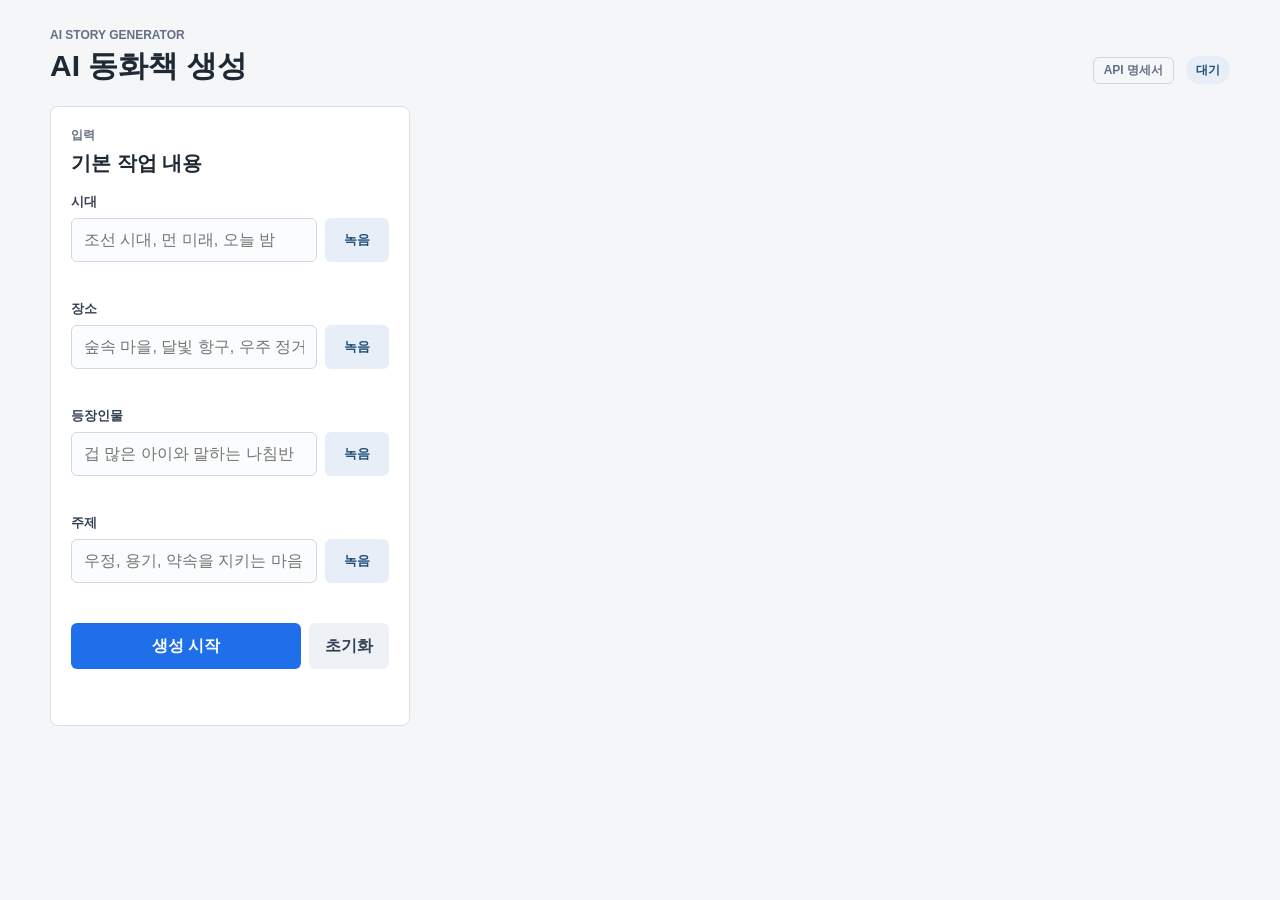
<file: static/index.html>
<!DOCTYPE html>
<html lang="ko">
<head>
  <meta charset="UTF-8">
  <meta name="viewport" content="width=device-width, initial-scale=1.0">
  <title>AI 동화책 생성</title>
  <link rel="stylesheet" href="/static/style.css?v=api-20260515a">
</head>
<body>
  <div class="app-shell">
    <header class="app-header">
      <div>
        <p class="eyebrow">AI Story Generator</p>
        <h1>AI 동화책 생성</h1>
      </div>
      <div class="header-right">
        <a class="api-docs-link" href="/static/api_docs.html" target="_blank" rel="noopener">API 명세서</a>
        <span class="connection-pill" id="connection-status">대기</span>
      </div>
    </header>

    <main class="workspace">
      <section class="input-panel" aria-labelledby="form-title">
        <div class="section-heading">
          <p class="eyebrow">입력</p>
          <h2 id="form-title">기본 작업 내용</h2>
        </div>

        <form id="story-form" class="story-form">
          <div class="field-grid">
            <label class="field-control" for="era">
              <span>시대</span>
              <div class="field-row">
                <input id="era" name="era_ko" type="text" autocomplete="off" placeholder="조선 시대, 먼 미래, 오늘 밤">
                <button class="voice-button" type="button" data-field="era" aria-label="시대 음성 입력">녹음</button>
              </div>
              <small id="era-status"></small>
            </label>

            <label class="field-control" for="place">
              <span>장소</span>
              <div class="field-row">
                <input id="place" name="place_ko" type="text" autocomplete="off" placeholder="숲속 마을, 달빛 항구, 우주 정거장">
                <button class="voice-button" type="button" data-field="place" aria-label="장소 음성 입력">녹음</button>
              </div>
              <small id="place-status"></small>
            </label>

            <label class="field-control" for="characters">
              <span>등장인물</span>
              <div class="field-row">
                <input id="characters" name="characters_ko" type="text" autocomplete="off" placeholder="겁 많은 아이와 말하는 나침반">
                <button class="voice-button" type="button" data-field="characters" aria-label="등장인물 음성 입력">녹음</button>
              </div>
              <small id="characters-status"></small>
            </label>

            <label class="field-control" for="topic">
              <span>주제</span>
              <div class="field-row">
                <input id="topic" name="topic_ko" type="text" autocomplete="off" placeholder="우정, 용기, 약속을 지키는 마음">
                <button class="voice-button" type="button" data-field="topic" aria-label="주제 음성 입력">녹음</button>
              </div>
              <small id="topic-status"></small>
            </label>
          </div>

          <div class="form-actions">
            <button class="primary-action" id="start-button" type="submit">생성 시작</button>
            <button class="secondary-action" id="reset-button" type="button">초기화</button>
          </div>
          <p class="form-message" id="form-message" role="alert"></p>
        </form>
      </section>

      <section class="run-panel" id="run-panel" aria-live="polite" hidden>
        <div class="status-band">
          <div class="status-copy">
            <p class="eyebrow">실시간 작업</p>
            <h2 id="run-title">작업 준비 중</h2>
            <p id="run-subtitle">요청을 보내면 생성된 결과가 도착하는 순서대로 표시됩니다.</p>
          </div>
          <div class="progress-meter" aria-label="작업 진행률">
            <strong id="progress-percent">0%</strong>
            <span id="progress-label">대기</span>
          </div>
        </div>

        <div class="progress-track">
          <span class="progress-fill" id="progress-fill"></span>
        </div>

        <ol class="pipeline" aria-label="작업 단계">
          <li data-step="story">
            <span>이야기</span>
            <strong id="story-count">0/5</strong>
          </li>
          <li data-step="audio">
            <span>음성</span>
            <strong id="audio-count">0/5</strong>
          </li>
          <li data-step="image">
            <span>이미지</span>
            <strong id="image-count">0/9</strong>
          </li>
          <li data-step="done">
            <span>완료</span>
            <strong id="done-count">대기</strong>
          </li>
        </ol>

        <div class="event-strip">
          <span>최근 이벤트</span>
          <ul id="event-log"></ul>
        </div>

        <section class="cover-section" aria-labelledby="cover-heading">
          <div class="section-heading">
            <p class="eyebrow">표지</p>
            <h2 id="cover-heading">표지 생성 중</h2>
          </div>
          <div class="cover-layout">
            <div class="media-slot cover-slot" id="cover-image-slot">
              <div class="slot-placeholder">
                <span class="loader"></span>
                <p>표지 이미지 대기</p>
              </div>
              <img id="cover-image" alt="생성된 동화책 표지" hidden>
            </div>
            <div class="cover-detail">
              <p id="cover-title" class="cover-title placeholder-line">이야기 제목 대기</p>
              <div class="audio-shell" id="cover-audio-shell">
                <span>표지 음성</span>
                <audio id="cover-audio" controls hidden></audio>
                <small id="cover-audio-status">생성 대기</small>
              </div>
            </div>
          </div>
        </section>

        <section class="scenes-section" aria-labelledby="scenes-heading">
          <div class="section-heading">
            <p class="eyebrow">장면</p>
            <h2 id="scenes-heading">4개 장면</h2>
          </div>
          <div class="scenes-grid" id="scenes-grid"></div>
        </section>
      </section>
    </main>
  </div>

  <script src="/static/app.js?v=api-20260515a" defer></script>
</body>
</html>
</file>
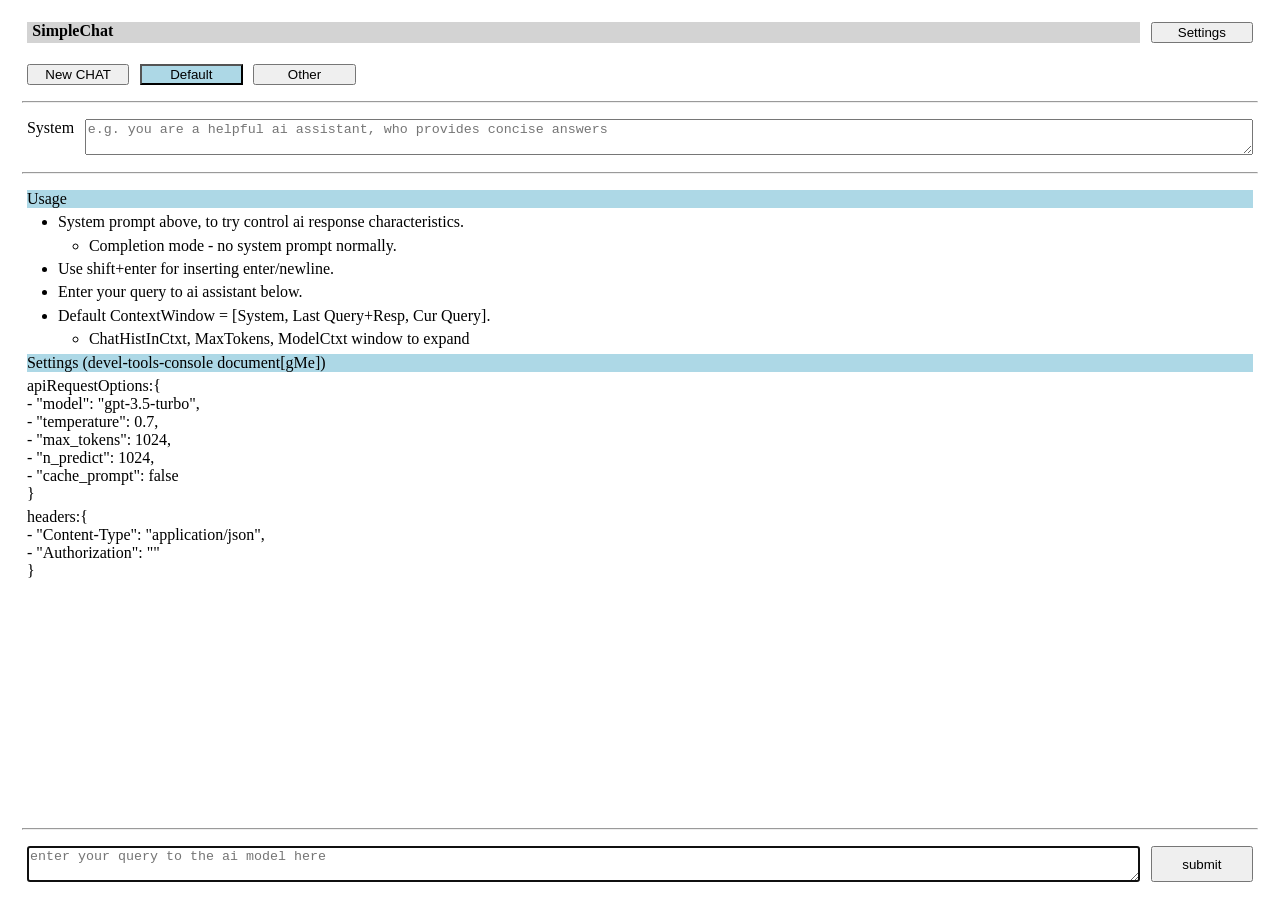
<file: llama.cpp/tools/server/public_simplechat/index.html>
<!DOCTYPE html>
<html lang="en">
    <head>
        <title>SimpleChat LlamaCppEtal </title>
        <meta charset="UTF-8" />
        <meta name="viewport" content="width=device-width, initial-scale=1" />
        <meta name="message" content="Save Nature Save Earth" />
        <meta name="description" content="SimpleChat: trigger LLM web service endpoints /chat/completions and /completions, single/multi chat sessions" />
        <meta name="author" content="by Humans for All" />
        <meta http-equiv="Cache-Control" content="no-cache, no-store, must-revalidate" />
        <script type="importmap">
            {
                "imports": {
                    "datautils": "./datautils.mjs",
                    "ui": "./ui.mjs"
                }
            }
        </script>
        <script src="simplechat.js" type="module" defer></script>
        <link rel="stylesheet" href="simplechat.css" />
    </head>
    <body>
        <div class="samecolumn" id="fullbody">

            <div class="sameline" id="heading">
                <p class="heading flex-grow" > <b> SimpleChat </b> </p>
                <button id="settings">Settings</button>
            </div>

            <div id="sessions-div" class="sameline"></div>

            <hr>
            <div class="sameline">
                <label for="system-in">System</label>
                <textarea name="system" id="system-in" rows="2" placeholder="e.g. you are a helpful ai assistant, who provides concise answers" class="flex-grow"></textarea>
            </div>

            <hr>
            <div id="chat-div">
                <p> You need to have javascript enabled.</p>
            </div>

            <hr>
            <div class="sameline">
                <textarea id="user-in" class="flex-grow" rows="2" placeholder="enter your query to the ai model here" ></textarea>
                <button id="user-btn">submit</button>
            </div>

        </div>
    </body>
</html>
</file>
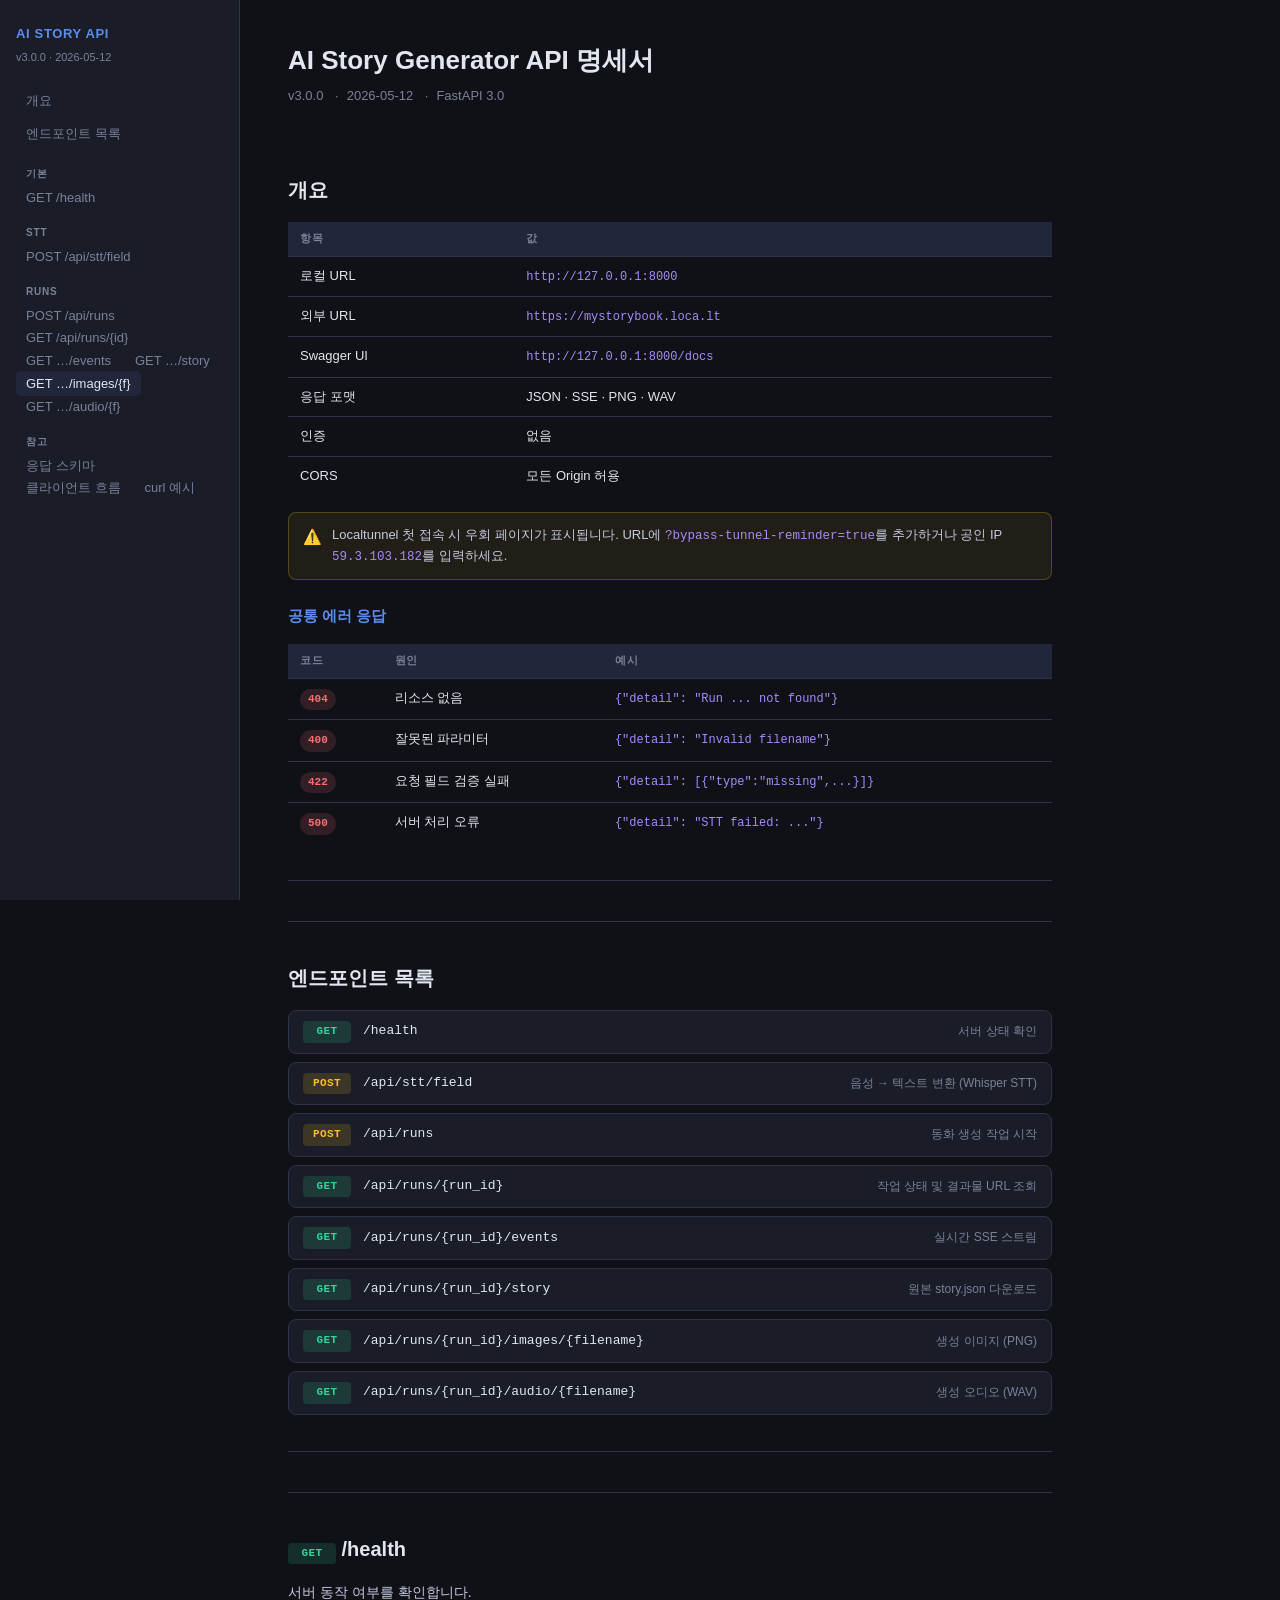
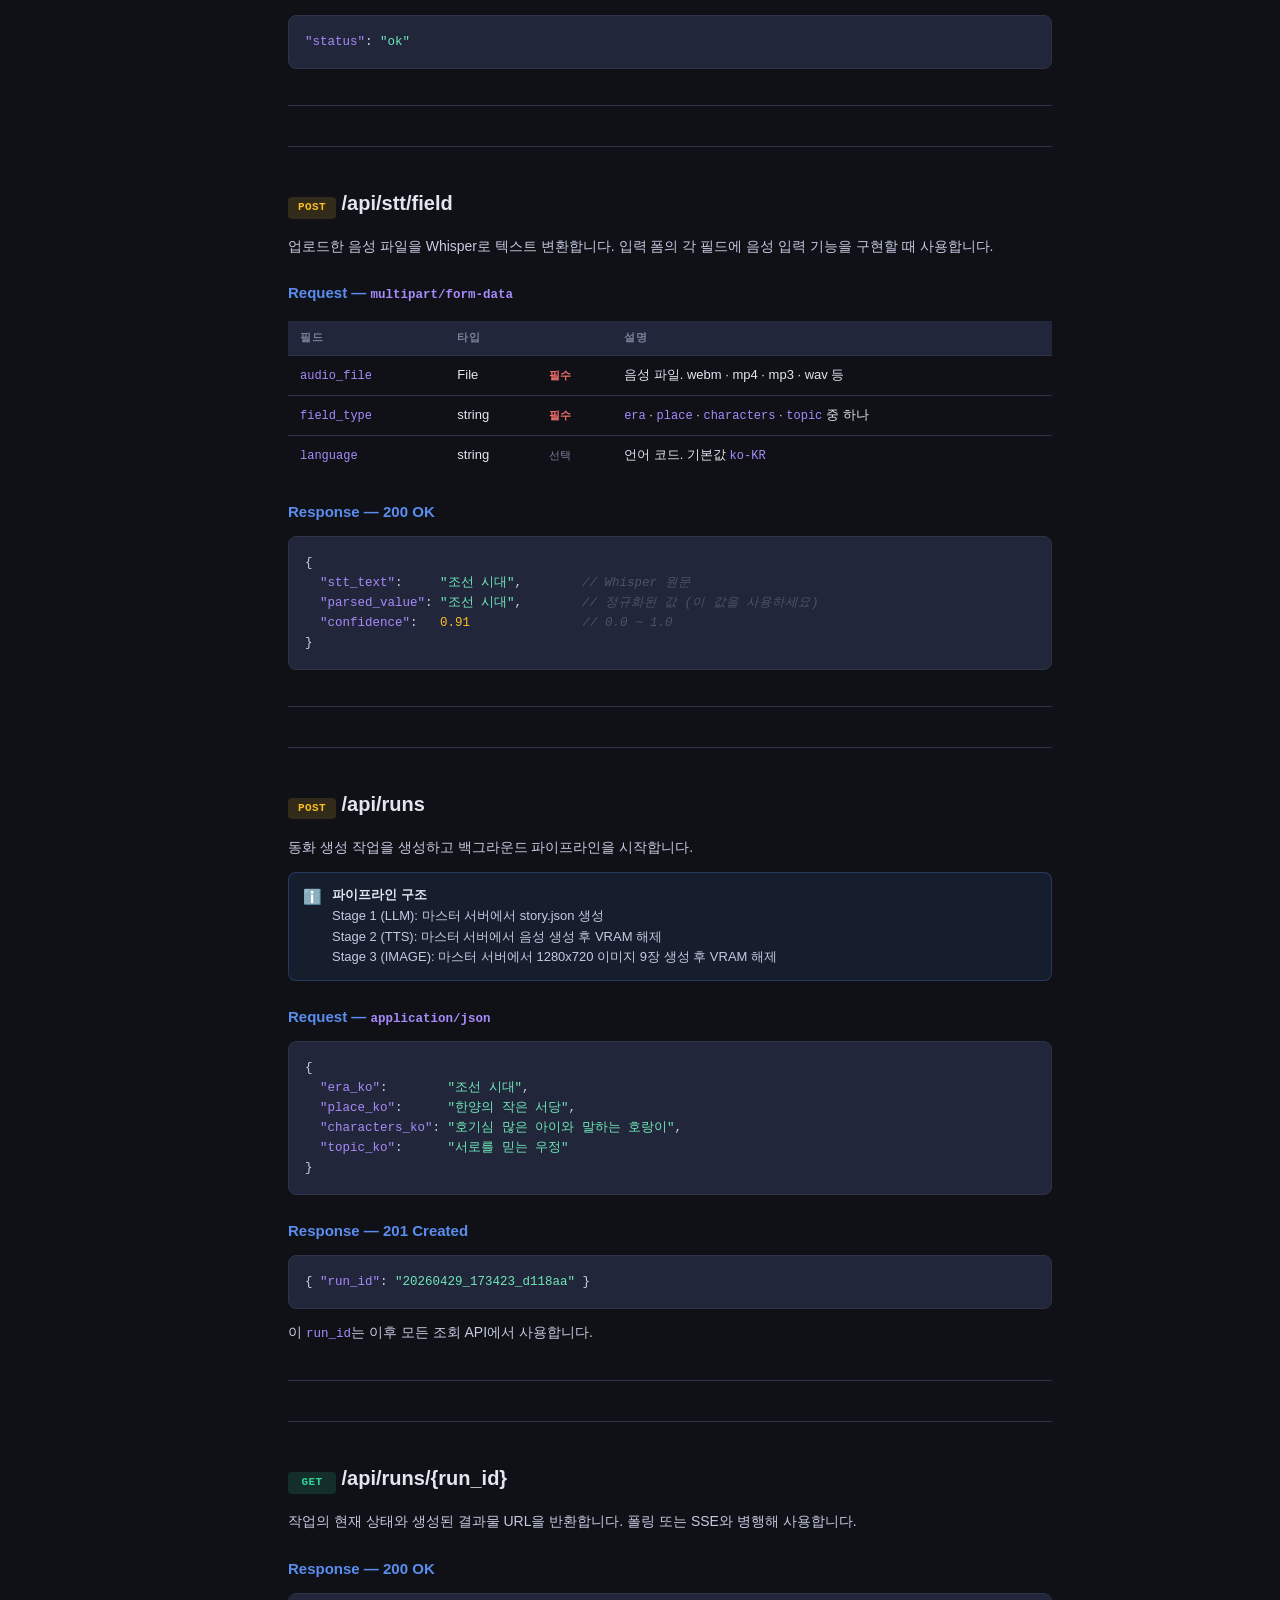
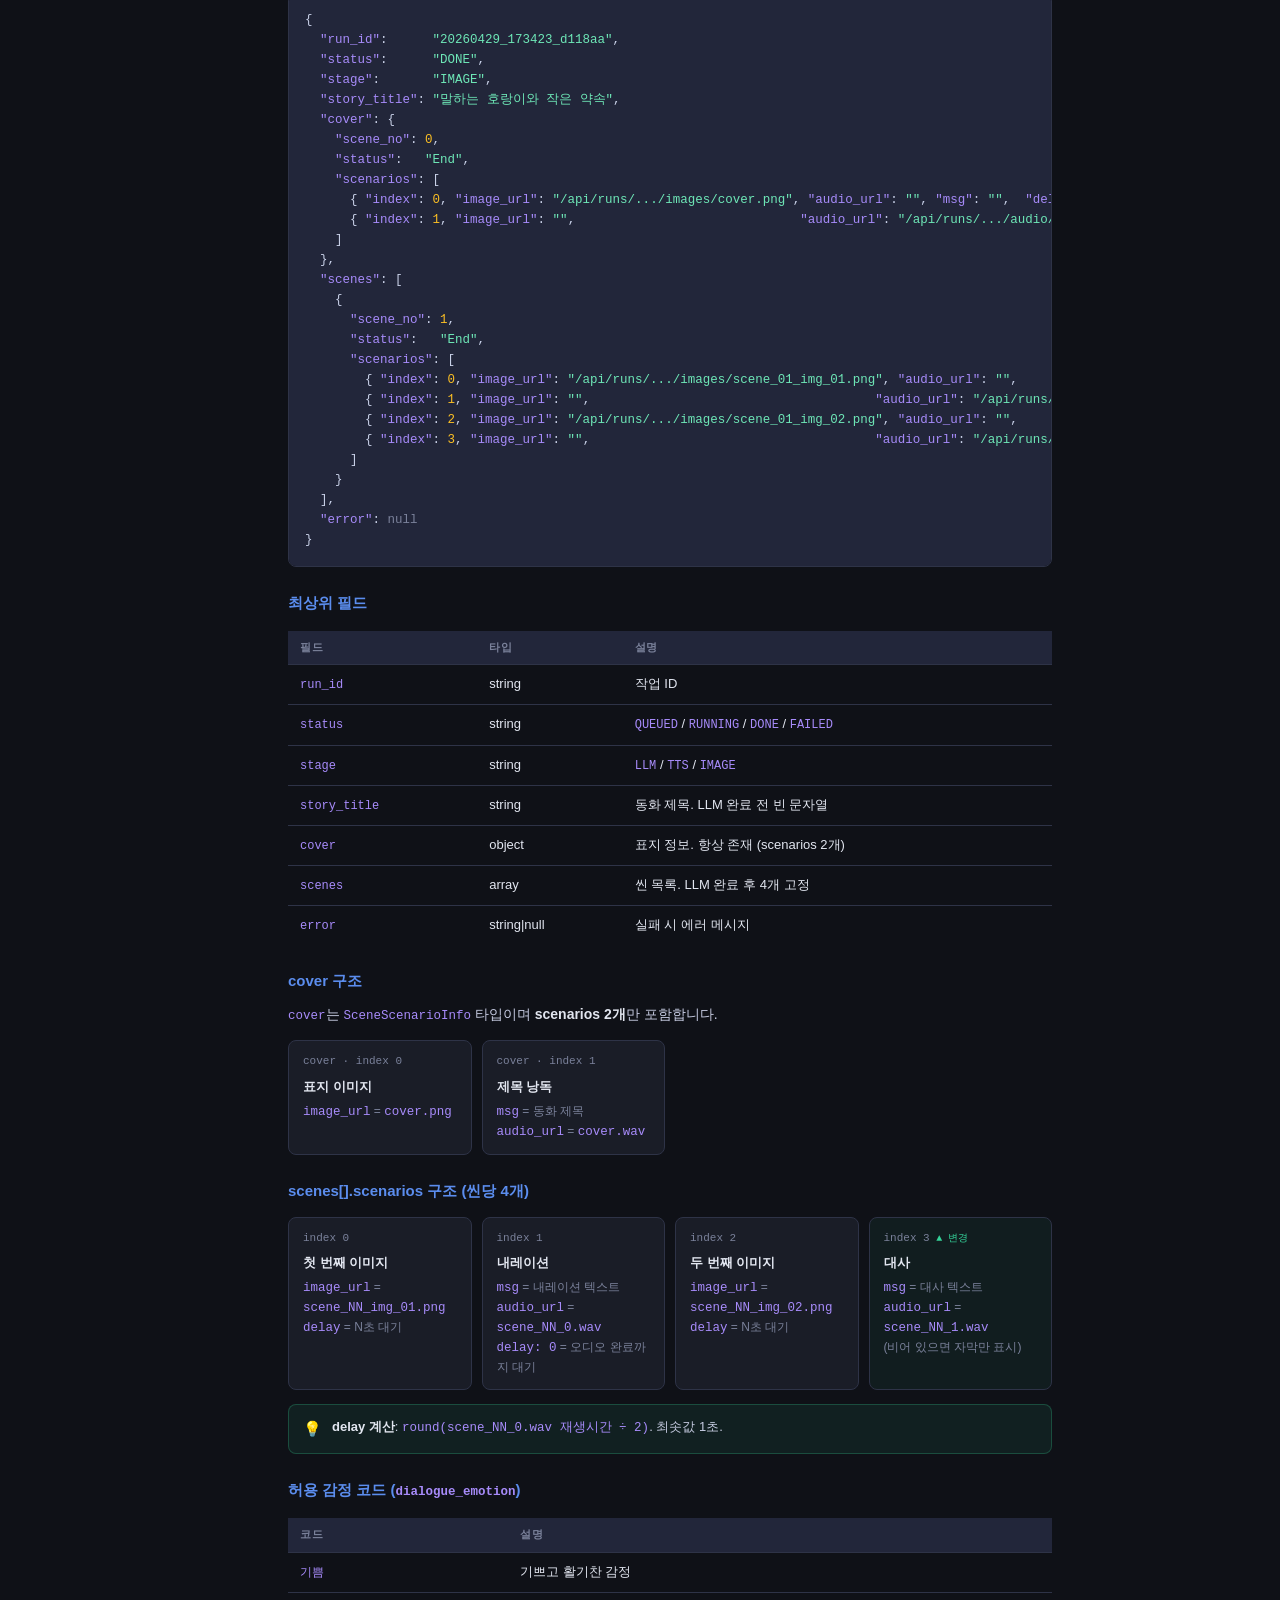
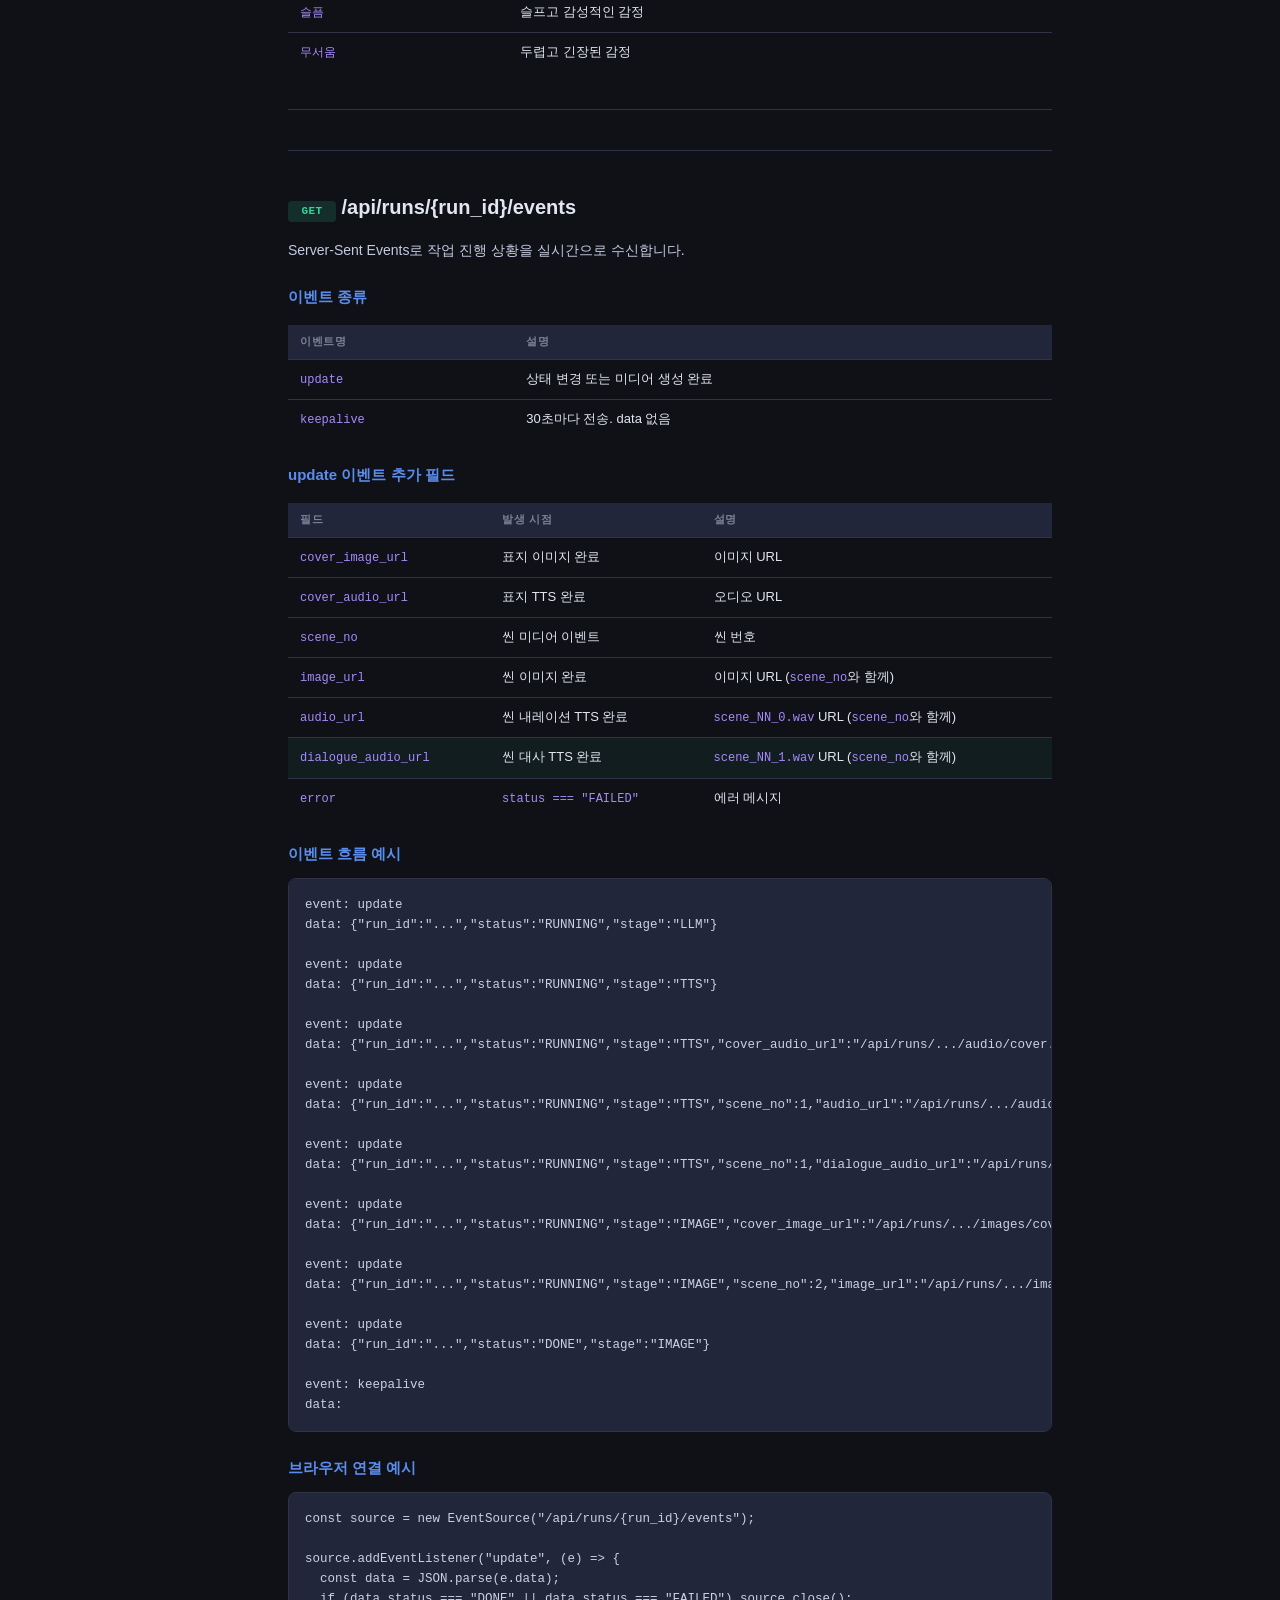
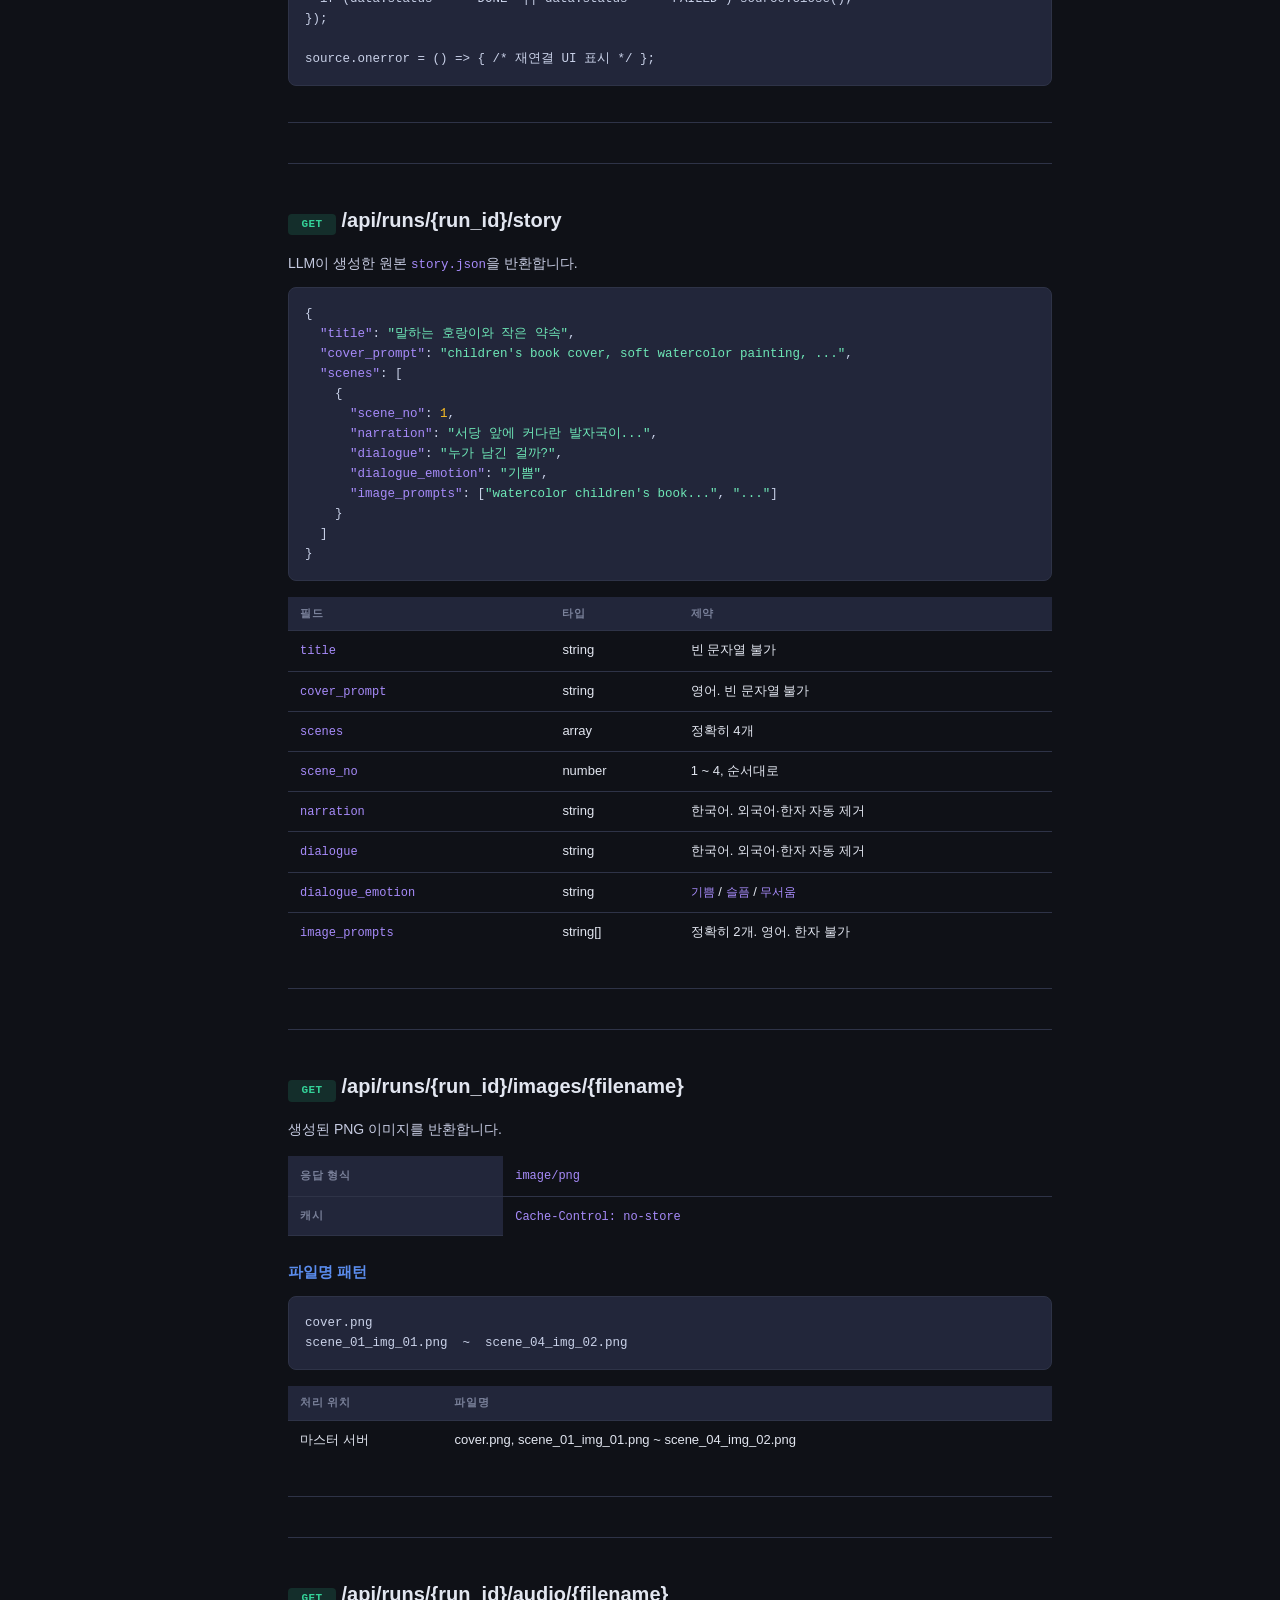
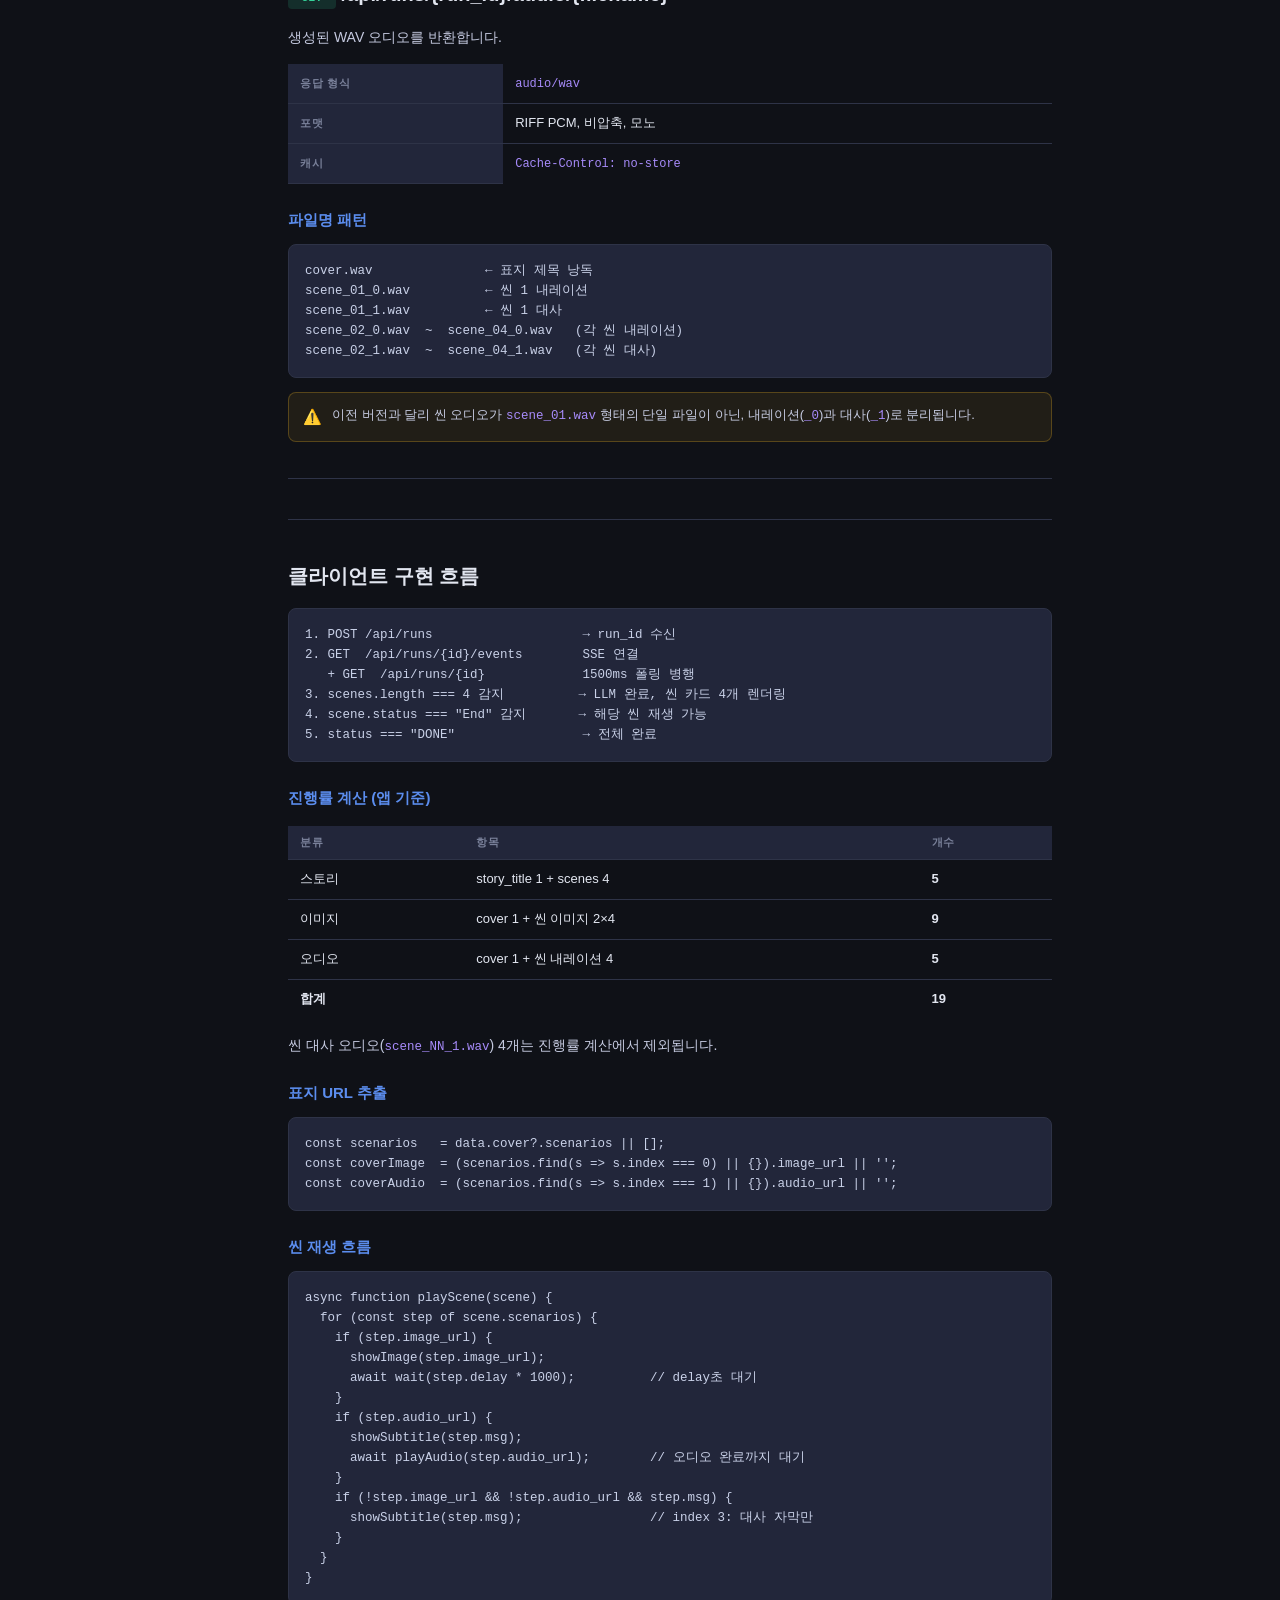
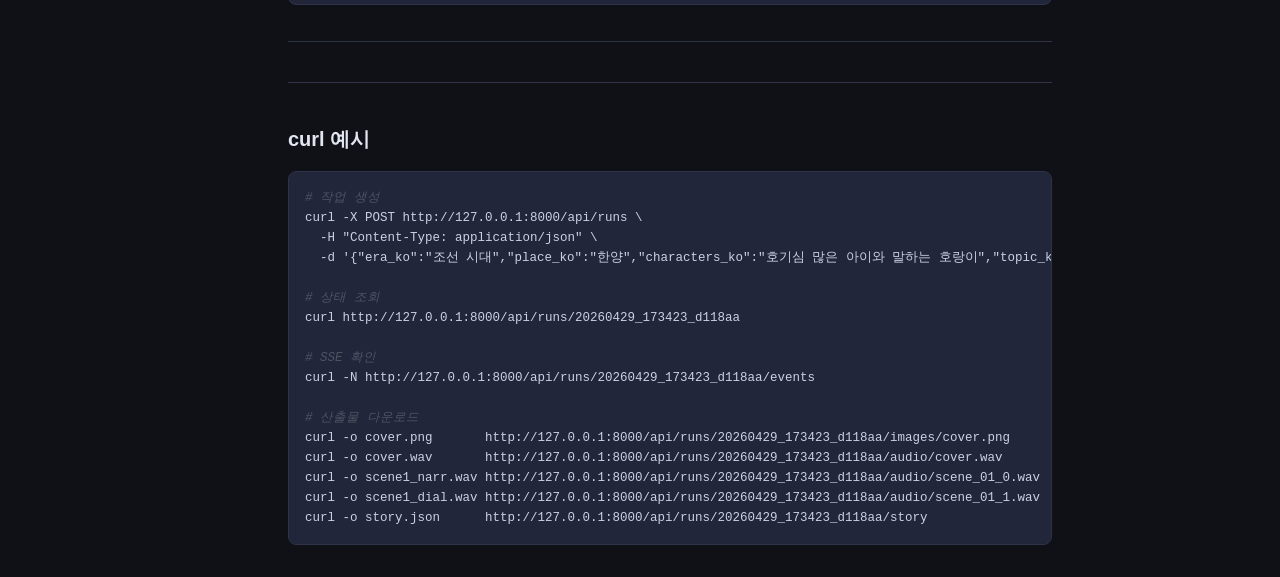
<file: static/api_docs.html>
<!DOCTYPE html>
<html lang="ko">
<head>
  <meta charset="UTF-8">
  <meta name="viewport" content="width=device-width, initial-scale=1.0">
  <title>AI Story Generator — API 명세서</title>
  <style>
    *, *::before, *::after { box-sizing: border-box; margin: 0; padding: 0; }

    :root {
      --bg: #0f1117;
      --surface: #1a1d27;
      --surface2: #22263a;
      --border: #2e3347;
      --text: #e2e6f0;
      --text-muted: #7a819a;
      --accent: #5b8dee;
      --accent2: #a78bfa;
      --green: #34d399;
      --yellow: #fbbf24;
      --red: #f87171;
      --orange: #fb923c;
      --radius: 8px;
      --font-mono: 'Consolas', 'Menlo', 'Monaco', monospace;
    }

    body {
      background: var(--bg);
      color: var(--text);
      font-family: -apple-system, BlinkMacSystemFont, 'Segoe UI', sans-serif;
      font-size: 14px;
      line-height: 1.6;
    }

    /* Layout */
    .layout { display: flex; min-height: 100vh; }

    .sidebar {
      width: 240px;
      flex-shrink: 0;
      background: var(--surface);
      border-right: 1px solid var(--border);
      padding: 24px 16px;
      position: sticky;
      top: 0;
      height: 100vh;
      overflow-y: auto;
    }

    .sidebar-logo {
      font-size: 13px;
      font-weight: 700;
      color: var(--accent);
      letter-spacing: .05em;
      text-transform: uppercase;
      margin-bottom: 4px;
    }

    .sidebar-version {
      font-size: 11px;
      color: var(--text-muted);
      margin-bottom: 20px;
    }

    .sidebar nav { display: flex; flex-direction: column; gap: 2px; }

    .sidebar a {
      color: var(--text-muted);
      text-decoration: none;
      font-size: 13px;
      padding: 5px 10px;
      border-radius: 5px;
      transition: color .15s, background .15s;
      white-space: nowrap;
      overflow: hidden;
      text-overflow: ellipsis;
    }

    .sidebar a:hover, .sidebar a.active { color: var(--text); background: var(--surface2); }

    .sidebar .nav-group { margin-top: 14px; }
    .sidebar .nav-group-label {
      font-size: 10px;
      font-weight: 700;
      text-transform: uppercase;
      letter-spacing: .08em;
      color: var(--text-muted);
      padding: 0 10px;
      margin-bottom: 4px;
    }

    .content {
      flex: 1;
      max-width: 860px;
      padding: 40px 48px;
      overflow-x: auto;
    }

    /* Typography */
    h1 { font-size: 26px; font-weight: 700; margin-bottom: 4px; }
    h2 { font-size: 20px; font-weight: 600; margin: 40px 0 16px; padding-top: 40px; border-top: 1px solid var(--border); }
    h2:first-of-type { border-top: none; margin-top: 28px; }
    h3 { font-size: 15px; font-weight: 600; margin: 24px 0 10px; color: var(--accent); }
    p { margin: 8px 0; color: #c5cae0; }
    strong { color: var(--text); }

    .page-meta { color: var(--text-muted); font-size: 13px; margin-bottom: 28px; }
    .page-meta span + span::before { content: '·'; margin: 0 8px; }

    /* Method badges */
    .method {
      display: inline-block;
      font-family: var(--font-mono);
      font-size: 11px;
      font-weight: 700;
      padding: 2px 8px;
      border-radius: 4px;
      letter-spacing: .04em;
      min-width: 48px;
      text-align: center;
    }
    .method.get    { background: rgba(52,211,153,.15); color: #34d399; }
    .method.post   { background: rgba(251,191,36,.15);  color: #fbbf24; }
    .method.delete { background: rgba(248,113,113,.15); color: #f87171; }

    .endpoint-row {
      display: flex;
      align-items: center;
      gap: 12px;
      padding: 10px 14px;
      border: 1px solid var(--border);
      border-radius: var(--radius);
      margin-bottom: 8px;
      text-decoration: none;
      color: var(--text);
      background: var(--surface);
      transition: border-color .15s;
    }
    .endpoint-row:hover { border-color: var(--accent); }
    .endpoint-row .path { font-family: var(--font-mono); font-size: 13px; flex: 1; }
    .endpoint-row .desc { font-size: 12px; color: var(--text-muted); }

    /* Tables */
    .table-wrap { overflow-x: auto; margin: 16px 0; }
    table { width: 100%; border-collapse: collapse; font-size: 13px; }
    th {
      background: var(--surface2);
      color: var(--text-muted);
      font-size: 11px;
      font-weight: 600;
      text-transform: uppercase;
      letter-spacing: .06em;
      padding: 8px 12px;
      text-align: left;
      border-bottom: 1px solid var(--border);
    }
    td { padding: 9px 12px; border-bottom: 1px solid var(--border); vertical-align: top; }
    tr:last-child td { border-bottom: none; }
    tr:hover td { background: rgba(255,255,255,.02); }
    td code { font-family: var(--font-mono); font-size: 12px; color: var(--accent2); }
    td .required { color: var(--red); font-size: 11px; font-weight: 600; }
    td .optional { color: var(--text-muted); font-size: 11px; }

    /* Code */
    pre {
      background: var(--surface2);
      border: 1px solid var(--border);
      border-radius: var(--radius);
      padding: 16px;
      overflow-x: auto;
      margin: 12px 0;
      font-family: var(--font-mono);
      font-size: 12.5px;
      line-height: 1.6;
    }
    code { font-family: var(--font-mono); font-size: 12.5px; color: var(--accent2); }
    pre code { color: #c9d1e8; }

    /* JSON syntax highlight */
    .json-key    { color: #a78bfa; }
    .json-str    { color: #6ee7b7; }
    .json-num    { color: #fbbf24; }
    .json-bool   { color: #fb923c; }
    .json-null   { color: #7a819a; }
    .json-comment{ color: #4b5563; font-style: italic; }

    /* Status/stage pills */
    .pill {
      display: inline-block;
      font-size: 11px;
      font-weight: 600;
      padding: 2px 8px;
      border-radius: 999px;
      font-family: var(--font-mono);
    }
    .pill.green  { background: rgba(52,211,153,.15); color: #34d399; }
    .pill.yellow { background: rgba(251,191,36,.15);  color: #fbbf24; }
    .pill.red    { background: rgba(248,113,113,.15); color: #f87171; }
    .pill.blue   { background: rgba(91,141,238,.15);  color: #5b8dee; }
    .pill.purple { background: rgba(167,139,250,.15); color: #a78bfa; }
    .pill.muted  { background: rgba(122,129,154,.12); color: #7a819a; }

    /* Callouts */
    .callout {
      display: flex;
      gap: 10px;
      padding: 12px 14px;
      border-radius: var(--radius);
      margin: 14px 0;
      font-size: 13px;
    }
    .callout.info    { background: rgba(91,141,238,.1); border: 1px solid rgba(91,141,238,.25); }
    .callout.warn    { background: rgba(251,191,36,.08); border: 1px solid rgba(251,191,36,.25); }
    .callout.tip     { background: rgba(52,211,153,.08); border: 1px solid rgba(52,211,153,.25); }
    .callout-icon    { font-size: 15px; flex-shrink: 0; }
    .callout p       { margin: 0; }

    /* Scenario index cards */
    .scenario-grid {
      display: grid;
      grid-template-columns: repeat(auto-fill, minmax(180px, 1fr));
      gap: 10px;
      margin: 14px 0;
    }
    .scenario-card {
      background: var(--surface);
      border: 1px solid var(--border);
      border-radius: var(--radius);
      padding: 12px 14px;
    }
    .scenario-card .sc-index {
      font-family: var(--font-mono);
      font-size: 11px;
      color: var(--text-muted);
      margin-bottom: 6px;
    }
    .scenario-card .sc-label {
      font-size: 13px;
      font-weight: 600;
      margin-bottom: 4px;
    }
    .scenario-card .sc-desc {
      font-size: 12px;
      color: var(--text-muted);
    }

    /* Audio/image diff highlight */
    .changed { background: rgba(251,191,36,.08); }
    .new-row  { background: rgba(52,211,153,.06); }

    hr { border: none; border-top: 1px solid var(--border); margin: 36px 0; }

    .anchor-link {
      color: var(--text);
      text-decoration: none;
    }
    .anchor-link:hover { text-decoration: underline; }

    /* Section ids for sidebar scroll */
    .section-anchor { scroll-margin-top: 24px; }
  </style>
</head>
<body>
<div class="layout">

  <!-- Sidebar -->
  <aside class="sidebar">
    <div class="sidebar-logo">AI Story API</div>
    <div class="sidebar-version">v3.0.0 &middot; 2026-05-12</div>
    <nav>
      <a href="#overview">개요</a>
      <a href="#endpoints">엔드포인트 목록</a>

      <div class="nav-group">
        <div class="nav-group-label">기본</div>
        <a href="#health">GET /health</a>
      </div>

      <div class="nav-group">
        <div class="nav-group-label">STT</div>
        <a href="#stt-field">POST /api/stt/field</a>
      </div>

      <div class="nav-group">
        <div class="nav-group-label">Runs</div>
        <a href="#create-run">POST /api/runs</a>
        <a href="#get-run">GET /api/runs/{id}</a>
        <a href="#events">GET …/events</a>
        <a href="#story">GET …/story</a>
        <a href="#images">GET …/images/{f}</a>
        <a href="#audio">GET …/audio/{f}</a>
      </div>

      <div class="nav-group">
        <div class="nav-group-label">참고</div>
        <a href="#schema">응답 스키마</a>
        <a href="#flow">클라이언트 흐름</a>
        <a href="#curl">curl 예시</a>
      </div>
    </nav>
  </aside>

  <!-- Main content -->
  <main class="content">

    <!-- Header -->
    <h1>AI Story Generator API 명세서</h1>
    <div class="page-meta">
      <span>v3.0.0</span>
      <span>2026-05-12</span>
      <span>FastAPI 3.0</span>
    </div>

    <div id="overview" class="section-anchor"></div>
    <h2>개요</h2>

    <div class="table-wrap">
      <table>
        <tr><th>항목</th><th>값</th></tr>
        <tr><td>로컬 URL</td><td><code>http://127.0.0.1:8000</code></td></tr>
        <tr><td>외부 URL</td><td><code>https://mystorybook.loca.lt</code></td></tr>
        <tr><td>Swagger UI</td><td><code>http://127.0.0.1:8000/docs</code></td></tr>
        <tr><td>응답 포맷</td><td>JSON · SSE · PNG · WAV</td></tr>
        <tr><td>인증</td><td>없음</td></tr>
        <tr><td>CORS</td><td>모든 Origin 허용</td></tr>
      </table>
    </div>

    <div class="callout warn">
      <span class="callout-icon">⚠️</span>
      <p>Localtunnel 첫 접속 시 우회 페이지가 표시됩니다. URL에 <code>?bypass-tunnel-reminder=true</code>를 추가하거나 공인 IP <code>59.3.103.182</code>를 입력하세요.</p>
    </div>

    <h3>공통 에러 응답</h3>
    <div class="table-wrap">
      <table>
        <tr><th>코드</th><th>원인</th><th>예시</th></tr>
        <tr><td><span class="pill red">404</span></td><td>리소스 없음</td><td><code>{"detail": "Run ... not found"}</code></td></tr>
        <tr><td><span class="pill red">400</span></td><td>잘못된 파라미터</td><td><code>{"detail": "Invalid filename"}</code></td></tr>
        <tr><td><span class="pill red">422</span></td><td>요청 필드 검증 실패</td><td><code>{"detail": [{"type":"missing",...}]}</code></td></tr>
        <tr><td><span class="pill red">500</span></td><td>서버 처리 오류</td><td><code>{"detail": "STT failed: ..."}</code></td></tr>
      </table>
    </div>

    <hr>

    <!-- Endpoint summary -->
    <div id="endpoints" class="section-anchor"></div>
    <h2>엔드포인트 목록</h2>

    <a class="endpoint-row" href="#health">
      <span class="method get">GET</span>
      <span class="path">/health</span>
      <span class="desc">서버 상태 확인</span>
    </a>
    <a class="endpoint-row" href="#stt-field">
      <span class="method post">POST</span>
      <span class="path">/api/stt/field</span>
      <span class="desc">음성 → 텍스트 변환 (Whisper STT)</span>
    </a>
    <a class="endpoint-row" href="#create-run">
      <span class="method post">POST</span>
      <span class="path">/api/runs</span>
      <span class="desc">동화 생성 작업 시작</span>
    </a>
    <a class="endpoint-row" href="#get-run">
      <span class="method get">GET</span>
      <span class="path">/api/runs/{run_id}</span>
      <span class="desc">작업 상태 및 결과물 URL 조회</span>
    </a>
    <a class="endpoint-row" href="#events">
      <span class="method get">GET</span>
      <span class="path">/api/runs/{run_id}/events</span>
      <span class="desc">실시간 SSE 스트림</span>
    </a>
    <a class="endpoint-row" href="#story">
      <span class="method get">GET</span>
      <span class="path">/api/runs/{run_id}/story</span>
      <span class="desc">원본 story.json 다운로드</span>
    </a>
    <a class="endpoint-row" href="#images">
      <span class="method get">GET</span>
      <span class="path">/api/runs/{run_id}/images/{filename}</span>
      <span class="desc">생성 이미지 (PNG)</span>
    </a>
    <a class="endpoint-row" href="#audio">
      <span class="method get">GET</span>
      <span class="path">/api/runs/{run_id}/audio/{filename}</span>
      <span class="desc">생성 오디오 (WAV)</span>
    </a>

    <hr>

    <!-- GET /health -->
    <div id="health" class="section-anchor"></div>
    <h2><span class="method get">GET</span> /health</h2>
    <p>서버 동작 여부를 확인합니다.</p>
    <pre><code><span class="json-key">"status"</span>: <span class="json-str">"ok"</span></code></pre>

    <hr>

    <!-- POST /api/stt/field -->
    <div id="stt-field" class="section-anchor"></div>
    <h2><span class="method post">POST</span> /api/stt/field</h2>
    <p>업로드한 음성 파일을 Whisper로 텍스트 변환합니다. 입력 폼의 각 필드에 음성 입력 기능을 구현할 때 사용합니다.</p>

    <h3>Request — <code>multipart/form-data</code></h3>
    <div class="table-wrap">
      <table>
        <tr><th>필드</th><th>타입</th><th></th><th>설명</th></tr>
        <tr><td><code>audio_file</code></td><td>File</td><td><span class="required">필수</span></td><td>음성 파일. webm · mp4 · mp3 · wav 등</td></tr>
        <tr><td><code>field_type</code></td><td>string</td><td><span class="required">필수</span></td><td><code>era</code> · <code>place</code> · <code>characters</code> · <code>topic</code> 중 하나</td></tr>
        <tr><td><code>language</code></td><td>string</td><td><span class="optional">선택</span></td><td>언어 코드. 기본값 <code>ko-KR</code></td></tr>
      </table>
    </div>

    <h3>Response — 200 OK</h3>
    <pre><code>{
  <span class="json-key">"stt_text"</span>:     <span class="json-str">"조선 시대"</span>,        <span class="json-comment">// Whisper 원문</span>
  <span class="json-key">"parsed_value"</span>: <span class="json-str">"조선 시대"</span>,        <span class="json-comment">// 정규화된 값 (이 값을 사용하세요)</span>
  <span class="json-key">"confidence"</span>:   <span class="json-num">0.91</span>               <span class="json-comment">// 0.0 ~ 1.0</span>
}</code></pre>

    <hr>

    <!-- POST /api/runs -->
    <div id="create-run" class="section-anchor"></div>
    <h2><span class="method post">POST</span> /api/runs</h2>
    <p>동화 생성 작업을 생성하고 백그라운드 파이프라인을 시작합니다.</p>

    <div class="callout info">
      <span class="callout-icon">ℹ️</span>
      <p><strong>파이프라인 구조</strong><br>
        Stage 1 (LLM): 마스터 서버에서 story.json 생성<br>
        Stage 2 (TTS): 마스터 서버에서 음성 생성 후 VRAM 해제<br>
        Stage 3 (IMAGE): 마스터 서버에서 1280x720 이미지 9장 생성 후 VRAM 해제
      </p>
    </div>

    <h3>Request — <code>application/json</code></h3>
    <pre><code>{
  <span class="json-key">"era_ko"</span>:        <span class="json-str">"조선 시대"</span>,
  <span class="json-key">"place_ko"</span>:      <span class="json-str">"한양의 작은 서당"</span>,
  <span class="json-key">"characters_ko"</span>: <span class="json-str">"호기심 많은 아이와 말하는 호랑이"</span>,
  <span class="json-key">"topic_ko"</span>:      <span class="json-str">"서로를 믿는 우정"</span>
}</code></pre>

    <h3>Response — 201 Created</h3>
    <pre><code>{ <span class="json-key">"run_id"</span>: <span class="json-str">"20260429_173423_d118aa"</span> }</code></pre>
    <p>이 <code>run_id</code>는 이후 모든 조회 API에서 사용합니다.</p>

    <hr>

    <!-- GET /api/runs/{id} -->
    <div id="get-run" class="section-anchor"></div>
    <h2><span class="method get">GET</span> /api/runs/{run_id}</h2>
    <p>작업의 현재 상태와 생성된 결과물 URL을 반환합니다. 폴링 또는 SSE와 병행해 사용합니다.</p>

    <h3>Response — 200 OK</h3>
    <pre><code>{
  <span class="json-key">"run_id"</span>:      <span class="json-str">"20260429_173423_d118aa"</span>,
  <span class="json-key">"status"</span>:      <span class="json-str">"DONE"</span>,
  <span class="json-key">"stage"</span>:       <span class="json-str">"IMAGE"</span>,
  <span class="json-key">"story_title"</span>: <span class="json-str">"말하는 호랑이와 작은 약속"</span>,
  <span class="json-key">"cover"</span>: {
    <span class="json-key">"scene_no"</span>: <span class="json-num">0</span>,
    <span class="json-key">"status"</span>:   <span class="json-str">"End"</span>,
    <span class="json-key">"scenarios"</span>: [
      { <span class="json-key">"index"</span>: <span class="json-num">0</span>, <span class="json-key">"image_url"</span>: <span class="json-str">"/api/runs/.../images/cover.png"</span>, <span class="json-key">"audio_url"</span>: <span class="json-str">""</span>, <span class="json-key">"msg"</span>: <span class="json-str">""</span>,  <span class="json-key">"delay"</span>: <span class="json-num">0</span> },
      { <span class="json-key">"index"</span>: <span class="json-num">1</span>, <span class="json-key">"image_url"</span>: <span class="json-str">""</span>,                              <span class="json-key">"audio_url"</span>: <span class="json-str">"/api/runs/.../audio/cover.wav"</span>, <span class="json-key">"msg"</span>: <span class="json-str">"말하는 호랑이..."</span>, <span class="json-key">"delay"</span>: <span class="json-num">0</span> }
    ]
  },
  <span class="json-key">"scenes"</span>: [
    {
      <span class="json-key">"scene_no"</span>: <span class="json-num">1</span>,
      <span class="json-key">"status"</span>:   <span class="json-str">"End"</span>,
      <span class="json-key">"scenarios"</span>: [
        { <span class="json-key">"index"</span>: <span class="json-num">0</span>, <span class="json-key">"image_url"</span>: <span class="json-str">"/api/runs/.../images/scene_01_img_01.png"</span>, <span class="json-key">"audio_url"</span>: <span class="json-str">""</span>,                                  <span class="json-key">"msg"</span>: <span class="json-str">""</span>,          <span class="json-key">"delay"</span>: <span class="json-num">4</span> },
        { <span class="json-key">"index"</span>: <span class="json-num">1</span>, <span class="json-key">"image_url"</span>: <span class="json-str">""</span>,                                      <span class="json-key">"audio_url"</span>: <span class="json-str">"/api/runs/.../audio/scene_01_0.wav"</span>, <span class="json-key">"msg"</span>: <span class="json-str">"서당 앞에..."</span>, <span class="json-key">"delay"</span>: <span class="json-num">0</span> },
        { <span class="json-key">"index"</span>: <span class="json-num">2</span>, <span class="json-key">"image_url"</span>: <span class="json-str">"/api/runs/.../images/scene_01_img_02.png"</span>, <span class="json-key">"audio_url"</span>: <span class="json-str">""</span>,                                  <span class="json-key">"msg"</span>: <span class="json-str">""</span>,          <span class="json-key">"delay"</span>: <span class="json-num">4</span> },
        { <span class="json-key">"index"</span>: <span class="json-num">3</span>, <span class="json-key">"image_url"</span>: <span class="json-str">""</span>,                                      <span class="json-key">"audio_url"</span>: <span class="json-str">"/api/runs/.../audio/scene_01_1.wav"</span>, <span class="json-key">"msg"</span>: <span class="json-str">"누가 남긴..."</span>, <span class="json-key">"delay"</span>: <span class="json-num">0</span> }
      ]
    }
  ],
  <span class="json-key">"error"</span>: <span class="json-null">null</span>
}</code></pre>

    <div id="schema" class="section-anchor"></div>
    <h3>최상위 필드</h3>
    <div class="table-wrap">
      <table>
        <tr><th>필드</th><th>타입</th><th>설명</th></tr>
        <tr><td><code>run_id</code></td><td>string</td><td>작업 ID</td></tr>
        <tr><td><code>status</code></td><td>string</td><td><code>QUEUED</code> / <code>RUNNING</code> / <code>DONE</code> / <code>FAILED</code></td></tr>
        <tr><td><code>stage</code></td><td>string</td><td><code>LLM</code> / <code>TTS</code> / <code>IMAGE</code></td></tr>
        <tr><td><code>story_title</code></td><td>string</td><td>동화 제목. LLM 완료 전 빈 문자열</td></tr>
        <tr><td><code>cover</code></td><td>object</td><td>표지 정보. 항상 존재 (scenarios 2개)</td></tr>
        <tr><td><code>scenes</code></td><td>array</td><td>씬 목록. LLM 완료 후 4개 고정</td></tr>
        <tr><td><code>error</code></td><td>string|null</td><td>실패 시 에러 메시지</td></tr>
      </table>
    </div>

    <h3>cover 구조</h3>
    <p><code>cover</code>는 <code>SceneScenarioInfo</code> 타입이며 <strong>scenarios 2개</strong>만 포함합니다.</p>
    <div class="scenario-grid">
      <div class="scenario-card">
        <div class="sc-index">cover · index 0</div>
        <div class="sc-label">표지 이미지</div>
        <div class="sc-desc"><code>image_url</code> = <code>cover.png</code></div>
      </div>
      <div class="scenario-card">
        <div class="sc-index">cover · index 1</div>
        <div class="sc-label">제목 낭독</div>
        <div class="sc-desc"><code>msg</code> = 동화 제목<br><code>audio_url</code> = <code>cover.wav</code></div>
      </div>
    </div>

    <h3>scenes[].scenarios 구조 (씬당 4개)</h3>
    <div class="scenario-grid">
      <div class="scenario-card">
        <div class="sc-index">index 0</div>
        <div class="sc-label">첫 번째 이미지</div>
        <div class="sc-desc"><code>image_url</code> = <code>scene_NN_img_01.png</code><br><code>delay</code> = N초 대기</div>
      </div>
      <div class="scenario-card">
        <div class="sc-index">index 1</div>
        <div class="sc-label">내레이션</div>
        <div class="sc-desc"><code>msg</code> = 내레이션 텍스트<br><code>audio_url</code> = <code>scene_NN_0.wav</code><br><code>delay: 0</code> = 오디오 완료까지 대기</div>
      </div>
      <div class="scenario-card">
        <div class="sc-index">index 2</div>
        <div class="sc-label">두 번째 이미지</div>
        <div class="sc-desc"><code>image_url</code> = <code>scene_NN_img_02.png</code><br><code>delay</code> = N초 대기</div>
      </div>
      <div class="scenario-card new-row">
        <div class="sc-index">index 3 <span style="color:#34d399;font-size:10px;">▲ 변경</span></div>
        <div class="sc-label">대사</div>
        <div class="sc-desc"><code>msg</code> = 대사 텍스트<br><code>audio_url</code> = <code>scene_NN_1.wav</code><br>(비어 있으면 자막만 표시)</div>
      </div>
    </div>

    <div class="callout tip">
      <span class="callout-icon">💡</span>
      <p><strong>delay 계산</strong>: <code>round(scene_NN_0.wav 재생시간 ÷ 2)</code>. 최솟값 1초.</p>
    </div>

    <h3>허용 감정 코드 (<code>dialogue_emotion</code>)</h3>
    <div class="table-wrap">
      <table>
        <tr><th>코드</th><th>설명</th></tr>
        <tr><td><code>기쁨</code></td><td>기쁘고 활기찬 감정</td></tr>
        <tr><td><code>슬픔</code></td><td>슬프고 감성적인 감정</td></tr>
        <tr><td><code>무서움</code></td><td>두렵고 긴장된 감정</td></tr>
      </table>
    </div>

    <hr>

    <!-- GET /events -->
    <div id="events" class="section-anchor"></div>
    <h2><span class="method get">GET</span> /api/runs/{run_id}/events</h2>
    <p>Server-Sent Events로 작업 진행 상황을 실시간으로 수신합니다.</p>

    <h3>이벤트 종류</h3>
    <div class="table-wrap">
      <table>
        <tr><th>이벤트명</th><th>설명</th></tr>
        <tr><td><code>update</code></td><td>상태 변경 또는 미디어 생성 완료</td></tr>
        <tr><td><code>keepalive</code></td><td>30초마다 전송. data 없음</td></tr>
      </table>
    </div>

    <h3>update 이벤트 추가 필드</h3>
    <div class="table-wrap">
      <table>
        <tr><th>필드</th><th>발생 시점</th><th>설명</th></tr>
        <tr><td><code>cover_image_url</code></td><td>표지 이미지 완료</td><td>이미지 URL</td></tr>
        <tr><td><code>cover_audio_url</code></td><td>표지 TTS 완료</td><td>오디오 URL</td></tr>
        <tr><td><code>scene_no</code></td><td>씬 미디어 이벤트</td><td>씬 번호</td></tr>
        <tr><td><code>image_url</code></td><td>씬 이미지 완료</td><td>이미지 URL (<code>scene_no</code>와 함께)</td></tr>
        <tr><td><code>audio_url</code></td><td>씬 내레이션 TTS 완료</td><td><code>scene_NN_0.wav</code> URL (<code>scene_no</code>와 함께)</td></tr>
        <tr class="new-row"><td><code>dialogue_audio_url</code></td><td>씬 대사 TTS 완료</td><td><code>scene_NN_1.wav</code> URL (<code>scene_no</code>와 함께)</td></tr>
        <tr><td><code>error</code></td><td><code>status === "FAILED"</code></td><td>에러 메시지</td></tr>
      </table>
    </div>

    <h3>이벤트 흐름 예시</h3>
    <pre><code>event: update
data: {"run_id":"...","status":"RUNNING","stage":"LLM"}

event: update
data: {"run_id":"...","status":"RUNNING","stage":"TTS"}

event: update
data: {"run_id":"...","status":"RUNNING","stage":"TTS","cover_audio_url":"/api/runs/.../audio/cover.wav"}

event: update
data: {"run_id":"...","status":"RUNNING","stage":"TTS","scene_no":1,"audio_url":"/api/runs/.../audio/scene_01_0.wav"}

event: update
data: {"run_id":"...","status":"RUNNING","stage":"TTS","scene_no":1,"dialogue_audio_url":"/api/runs/.../audio/scene_01_1.wav"}

event: update
data: {"run_id":"...","status":"RUNNING","stage":"IMAGE","cover_image_url":"/api/runs/.../images/cover.png"}

event: update
data: {"run_id":"...","status":"RUNNING","stage":"IMAGE","scene_no":2,"image_url":"/api/runs/.../images/scene_02_img_01.png"}

event: update
data: {"run_id":"...","status":"DONE","stage":"IMAGE"}

event: keepalive
data:</code></pre>

    <h3>브라우저 연결 예시</h3>
    <pre><code>const source = new EventSource("/api/runs/{run_id}/events");

source.addEventListener("update", (e) => {
  const data = JSON.parse(e.data);
  if (data.status === "DONE" || data.status === "FAILED") source.close();
});

source.onerror = () => { /* 재연결 UI 표시 */ };</code></pre>

    <hr>

    <!-- GET /story -->
    <div id="story" class="section-anchor"></div>
    <h2><span class="method get">GET</span> /api/runs/{run_id}/story</h2>
    <p>LLM이 생성한 원본 <code>story.json</code>을 반환합니다.</p>

    <pre><code>{
  <span class="json-key">"title"</span>: <span class="json-str">"말하는 호랑이와 작은 약속"</span>,
  <span class="json-key">"cover_prompt"</span>: <span class="json-str">"children's book cover, soft watercolor painting, ..."</span>,
  <span class="json-key">"scenes"</span>: [
    {
      <span class="json-key">"scene_no"</span>: <span class="json-num">1</span>,
      <span class="json-key">"narration"</span>: <span class="json-str">"서당 앞에 커다란 발자국이..."</span>,
      <span class="json-key">"dialogue"</span>: <span class="json-str">"누가 남긴 걸까?"</span>,
      <span class="json-key">"dialogue_emotion"</span>: <span class="json-str">"기쁨"</span>,
      <span class="json-key">"image_prompts"</span>: [<span class="json-str">"watercolor children's book..."</span>, <span class="json-str">"..."</span>]
    }
  ]
}</code></pre>

    <div class="table-wrap">
      <table>
        <tr><th>필드</th><th>타입</th><th>제약</th></tr>
        <tr><td><code>title</code></td><td>string</td><td>빈 문자열 불가</td></tr>
        <tr><td><code>cover_prompt</code></td><td>string</td><td>영어. 빈 문자열 불가</td></tr>
        <tr><td><code>scenes</code></td><td>array</td><td>정확히 4개</td></tr>
        <tr><td><code>scene_no</code></td><td>number</td><td>1 ~ 4, 순서대로</td></tr>
        <tr><td><code>narration</code></td><td>string</td><td>한국어. 외국어·한자 자동 제거</td></tr>
        <tr><td><code>dialogue</code></td><td>string</td><td>한국어. 외국어·한자 자동 제거</td></tr>
        <tr><td><code>dialogue_emotion</code></td><td>string</td><td><code>기쁨</code> / <code>슬픔</code> / <code>무서움</code></td></tr>
        <tr><td><code>image_prompts</code></td><td>string[]</td><td>정확히 2개. 영어. 한자 불가</td></tr>
      </table>
    </div>

    <hr>

    <!-- GET /images -->
    <div id="images" class="section-anchor"></div>
    <h2><span class="method get">GET</span> /api/runs/{run_id}/images/{filename}</h2>
    <p>생성된 PNG 이미지를 반환합니다.</p>
    <div class="table-wrap">
      <table>
        <tr><th>응답 형식</th><td><code>image/png</code></td></tr>
        <tr><th>캐시</th><td><code>Cache-Control: no-store</code></td></tr>
      </table>
    </div>
    <h3>파일명 패턴</h3>
    <pre><code>cover.png
scene_01_img_01.png  ~  scene_04_img_02.png</code></pre>
    <div class="table-wrap">
      <table>
        <tr><th>처리 위치</th><th>파일명</th></tr>
        <tr><td>마스터 서버</td><td>cover.png, scene_01_img_01.png ~ scene_04_img_02.png</td></tr>
      </table>
    </div>

    <hr>

    <!-- GET /audio -->
    <div id="audio" class="section-anchor"></div>
    <h2><span class="method get">GET</span> /api/runs/{run_id}/audio/{filename}</h2>
    <p>생성된 WAV 오디오를 반환합니다.</p>
    <div class="table-wrap">
      <table>
        <tr><th>응답 형식</th><td><code>audio/wav</code></td></tr>
        <tr><th>포맷</th><td>RIFF PCM, 비압축, 모노</td></tr>
        <tr><th>캐시</th><td><code>Cache-Control: no-store</code></td></tr>
      </table>
    </div>
    <h3>파일명 패턴</h3>
    <pre><code>cover.wav               ← 표지 제목 낭독
scene_01_0.wav          ← 씬 1 내레이션
scene_01_1.wav          ← 씬 1 대사
scene_02_0.wav  ~  scene_04_0.wav   (각 씬 내레이션)
scene_02_1.wav  ~  scene_04_1.wav   (각 씬 대사)</code></pre>

    <div class="callout warn">
      <span class="callout-icon">⚠️</span>
      <p>이전 버전과 달리 씬 오디오가 <code>scene_01.wav</code> 형태의 단일 파일이 아닌, 내레이션(<code>_0</code>)과 대사(<code>_1</code>)로 분리됩니다.</p>
    </div>

    <hr>

    <!-- Client flow -->
    <div id="flow" class="section-anchor"></div>
    <h2>클라이언트 구현 흐름</h2>

    <pre><code>1. POST /api/runs                    → run_id 수신
2. GET  /api/runs/{id}/events        SSE 연결
   + GET  /api/runs/{id}             1500ms 폴링 병행
3. scenes.length === 4 감지          → LLM 완료, 씬 카드 4개 렌더링
4. scene.status === "End" 감지       → 해당 씬 재생 가능
5. status === "DONE"                 → 전체 완료</code></pre>

    <h3>진행률 계산 (앱 기준)</h3>
    <div class="table-wrap">
      <table>
        <tr><th>분류</th><th>항목</th><th>개수</th></tr>
        <tr><td>스토리</td><td>story_title 1 + scenes 4</td><td><strong>5</strong></td></tr>
        <tr><td>이미지</td><td>cover 1 + 씬 이미지 2×4</td><td><strong>9</strong></td></tr>
        <tr><td>오디오</td><td>cover 1 + 씬 내레이션 4</td><td><strong>5</strong></td></tr>
        <tr><td><strong>합계</strong></td><td></td><td><strong>19</strong></td></tr>
      </table>
    </div>
    <p>씬 대사 오디오(<code>scene_NN_1.wav</code>) 4개는 진행률 계산에서 제외됩니다.</p>

    <h3>표지 URL 추출</h3>
    <pre><code>const scenarios   = data.cover?.scenarios || [];
const coverImage  = (scenarios.find(s => s.index === 0) || {}).image_url || '';
const coverAudio  = (scenarios.find(s => s.index === 1) || {}).audio_url || '';</code></pre>

    <h3>씬 재생 흐름</h3>
    <pre><code>async function playScene(scene) {
  for (const step of scene.scenarios) {
    if (step.image_url) {
      showImage(step.image_url);
      await wait(step.delay * 1000);          // delay초 대기
    }
    if (step.audio_url) {
      showSubtitle(step.msg);
      await playAudio(step.audio_url);        // 오디오 완료까지 대기
    }
    if (!step.image_url && !step.audio_url && step.msg) {
      showSubtitle(step.msg);                 // index 3: 대사 자막만
    }
  }
}</code></pre>

    <hr>

    <!-- curl -->
    <div id="curl" class="section-anchor"></div>
    <h2>curl 예시</h2>
    <pre><code><span class="json-comment"># 작업 생성</span>
curl -X POST http://127.0.0.1:8000/api/runs \
  -H "Content-Type: application/json" \
  -d '{"era_ko":"조선 시대","place_ko":"한양","characters_ko":"호기심 많은 아이와 말하는 호랑이","topic_ko":"우정"}'

<span class="json-comment"># 상태 조회</span>
curl http://127.0.0.1:8000/api/runs/20260429_173423_d118aa

<span class="json-comment"># SSE 확인</span>
curl -N http://127.0.0.1:8000/api/runs/20260429_173423_d118aa/events

<span class="json-comment"># 산출물 다운로드</span>
curl -o cover.png       http://127.0.0.1:8000/api/runs/20260429_173423_d118aa/images/cover.png
curl -o cover.wav       http://127.0.0.1:8000/api/runs/20260429_173423_d118aa/audio/cover.wav
curl -o scene1_narr.wav http://127.0.0.1:8000/api/runs/20260429_173423_d118aa/audio/scene_01_0.wav
curl -o scene1_dial.wav http://127.0.0.1:8000/api/runs/20260429_173423_d118aa/audio/scene_01_1.wav
curl -o story.json      http://127.0.0.1:8000/api/runs/20260429_173423_d118aa/story</code></pre>

  </main>
</div>

<script>
  /* Active sidebar link on scroll */
  const sections = document.querySelectorAll('.section-anchor');
  const links = document.querySelectorAll('.sidebar a');

  const observer = new IntersectionObserver((entries) => {
    entries.forEach(entry => {
      if (entry.isIntersecting) {
        const id = entry.target.id;
        links.forEach(a => {
          a.classList.toggle('active', a.getAttribute('href') === `#${id}`);
        });
      }
    });
  }, { rootMargin: '-20% 0px -70% 0px' });

  sections.forEach(s => observer.observe(s));
</script>
</body>
</html>
</file>
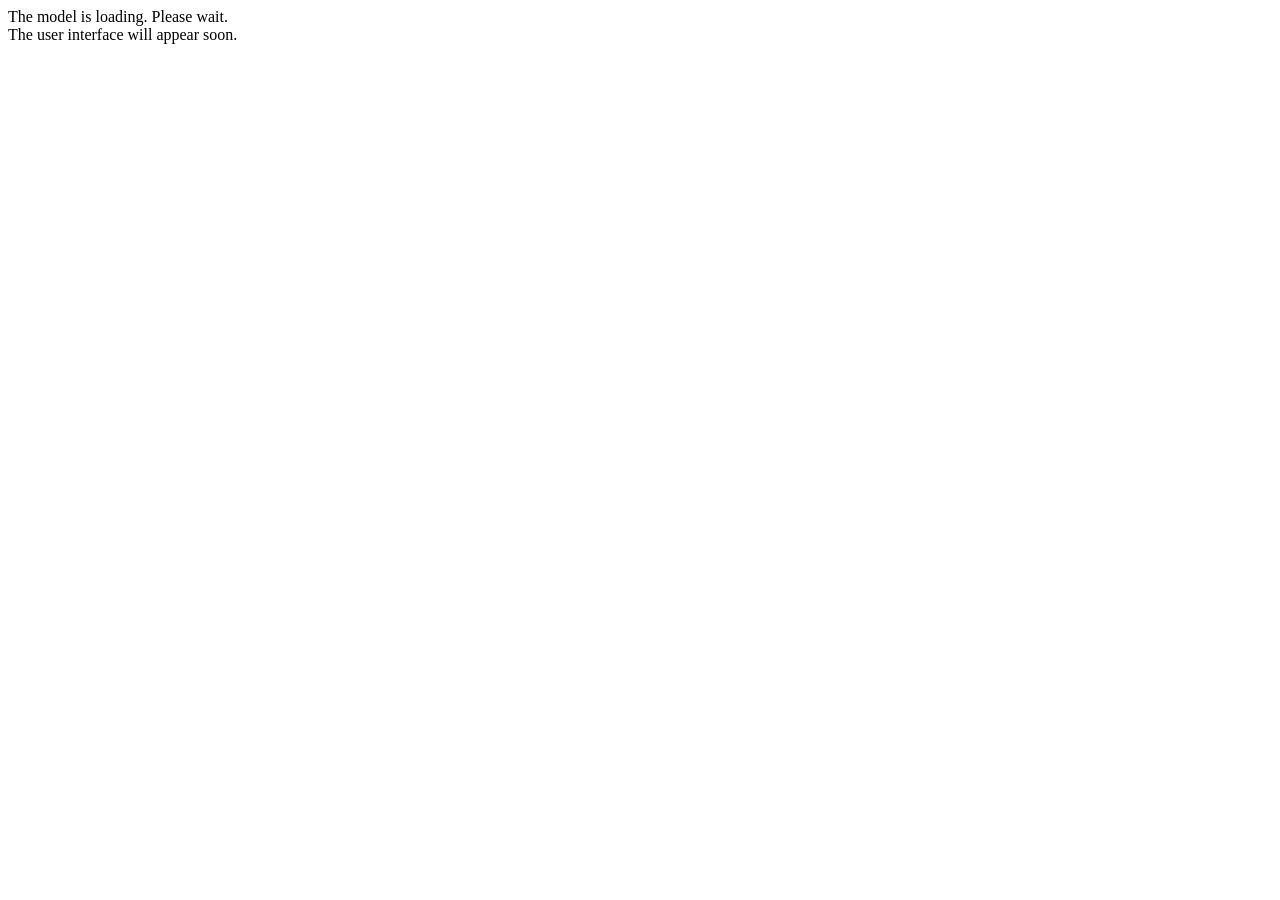
<file: llama.cpp/tools/server/public/loading.html>
<!DOCTYPE html>
<html>
    <head>
        <meta http-equiv="refresh" content="5">
    </head>
    <body>
        <div id="loading">
            The model is loading. Please wait.<br/>
            The user interface will appear soon.
        </div>
    </body>
</html>
</file>
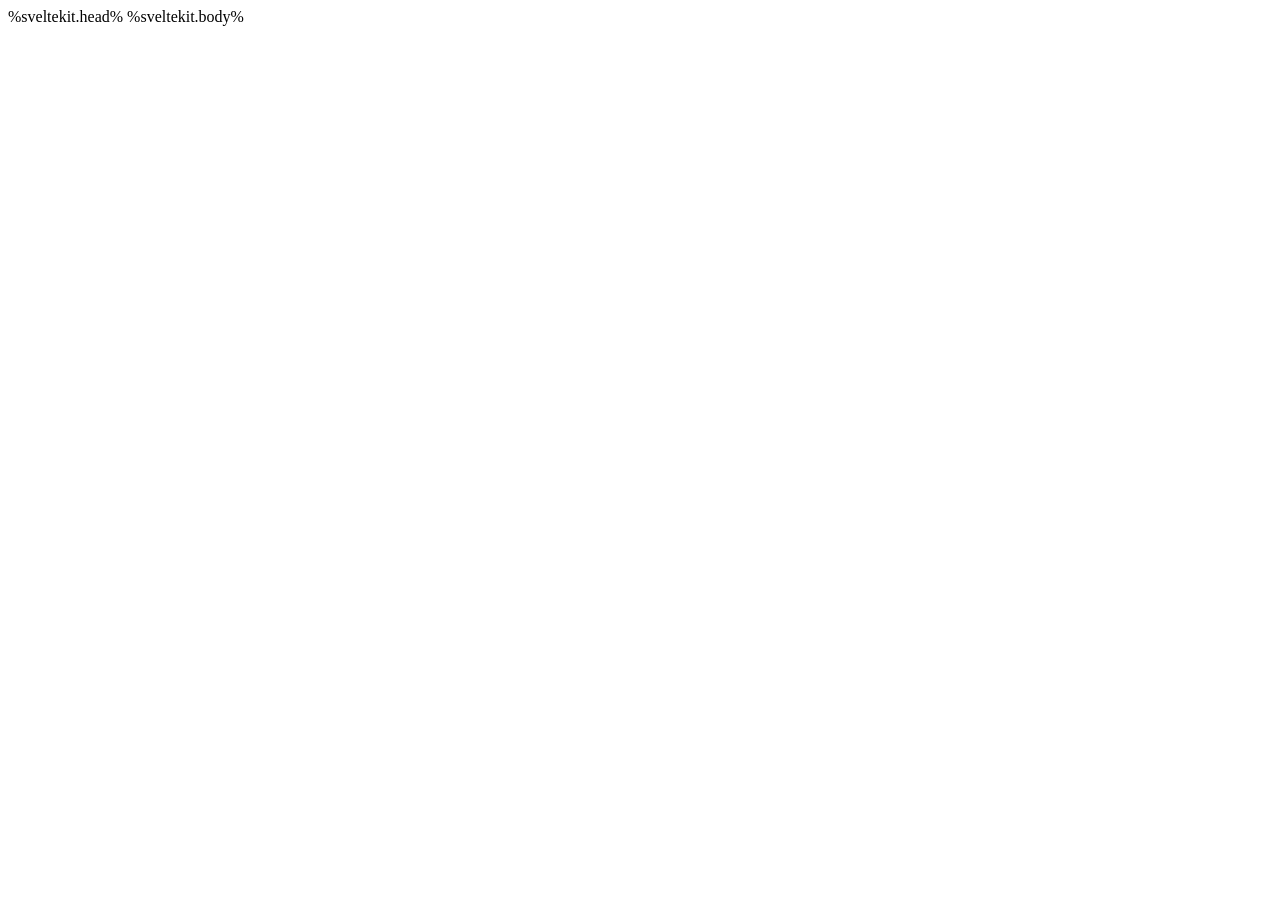
<file: llama.cpp/tools/server/webui/src/app.html>
<!doctype html>
<html lang="en">
	<head>
		<meta charset="utf-8" />
		<link rel="icon" href="%sveltekit.assets%/favicon.svg" />
		<meta name="viewport" content="width=device-width, initial-scale=1" />
		%sveltekit.head%
	</head>
	<body data-sveltekit-preload-data="hover">
		<div style="display: contents">%sveltekit.body%</div>
	</body>
</html>
</file>
<file: static/style.css>
*, *::before, *::after {
  box-sizing: border-box;
}

body {
  margin: 0;
  min-height: 100vh;
  background: #f4f6f8;
  color: #1f2933;
  font-family: "Segoe UI", "Apple SD Gothic Neo", "Malgun Gothic", sans-serif;
}

button,
input {
  font: inherit;
}

button {
  cursor: pointer;
}

.app-shell {
  width: min(1180px, calc(100% - 32px));
  margin: 0 auto;
  padding: 28px 0 48px;
}

.app-header {
  display: flex;
  align-items: flex-end;
  justify-content: space-between;
  gap: 16px;
  margin-bottom: 22px;
}

.app-header h1,
.section-heading h2,
.status-copy h2 {
  margin: 0;
  letter-spacing: 0;
}

.app-header h1 {
  font-size: 30px;
  line-height: 1.2;
}

.eyebrow {
  margin: 0 0 6px;
  color: #667085;
  font-size: 12px;
  font-weight: 700;
  letter-spacing: 0;
  text-transform: uppercase;
}

.header-right {
  display: flex;
  align-items: center;
  gap: 12px;
}

.api-docs-link {
  font-size: 12px;
  font-weight: 600;
  color: #667085;
  text-decoration: none;
  padding: 4px 10px;
  border: 1px solid #d0d5dd;
  border-radius: 6px;
  transition: color .15s, border-color .15s;
}

.api-docs-link:hover {
  color: #344054;
  border-color: #98a2b3;
}

.connection-pill,
.resource-pill,
.pipeline strong {
  display: inline-flex;
  align-items: center;
  justify-content: center;
  min-height: 28px;
  padding: 4px 10px;
  border-radius: 999px;
  background: #e7eef8;
  color: #1f4e79;
  font-size: 12px;
  font-weight: 700;
  white-space: nowrap;
}

.connection-pill.is-live {
  background: #d9f2e3;
  color: #126239;
}

.resource-pill.is-live {
  background: #fff3c4;
  color: #7a4c00;
}

.connection-pill.is-error {
  background: #ffe1df;
  color: #a13228;
}

.workspace {
  display: grid;
  grid-template-columns: 360px minmax(0, 1fr);
  gap: 18px;
  align-items: start;
}

.input-panel,
.run-panel,
.cover-section,
.scene-card {
  border: 1px solid #d9e0e8;
  border-radius: 8px;
  background: #fff;
}

.input-panel {
  position: sticky;
  top: 18px;
  padding: 20px;
}

.section-heading {
  margin-bottom: 16px;
}

.section-heading h2 {
  font-size: 20px;
}

.story-form {
  display: grid;
  gap: 16px;
}

.field-grid {
  display: grid;
  gap: 14px;
}

.field-control {
  display: grid;
  gap: 7px;
}

.field-control > span {
  font-size: 13px;
  font-weight: 800;
  color: #354052;
}

.field-control small {
  min-height: 17px;
  color: #1f6feb;
  font-size: 12px;
}

.field-row {
  display: grid;
  grid-template-columns: minmax(0, 1fr) 64px;
  gap: 8px;
}

input[type="text"] {
  min-width: 0;
  height: 44px;
  border: 1px solid #cfd8e3;
  border-radius: 6px;
  padding: 0 12px;
  color: #1f2933;
  background: #fbfcfd;
  outline: none;
}

input[type="text"]:focus {
  border-color: #2f80ed;
  background: #fff;
  box-shadow: 0 0 0 3px rgba(47, 128, 237, .14);
}

.voice-button,
.primary-action,
.secondary-action {
  border: 0;
  border-radius: 6px;
  font-weight: 800;
  transition: transform .16s ease, opacity .16s ease, background .16s ease;
}

.voice-button {
  height: 44px;
  background: #e7eef8;
  color: #1f4e79;
  font-size: 13px;
}

.voice-button.is-recording {
  background: #c94032;
  color: #fff;
}

.primary-action {
  min-height: 46px;
  padding: 0 16px;
  background: #1f6feb;
  color: #fff;
}

.secondary-action {
  min-height: 46px;
  padding: 0 16px;
  background: #eef2f6;
  color: #344054;
}

.primary-action:hover:not(:disabled),
.secondary-action:hover:not(:disabled),
.voice-button:hover:not(:disabled) {
  transform: translateY(-1px);
}

.primary-action:disabled,
.secondary-action:disabled,
.voice-button:disabled {
  cursor: not-allowed;
  opacity: .55;
}

.form-actions {
  display: grid;
  grid-template-columns: 1fr auto;
  gap: 8px;
}

.form-message {
  min-height: 20px;
  margin: 0;
  color: #a13228;
  font-size: 13px;
}

.run-panel {
  display: grid;
  gap: 16px;
  padding: 18px;
}

.run-panel[hidden] {
  display: none;
}

.status-band {
  display: flex;
  align-items: center;
  justify-content: space-between;
  gap: 14px;
}

.status-copy h2 {
  font-size: 24px;
}

.status-copy p:last-child {
  margin: 6px 0 0;
  color: #667085;
  line-height: 1.5;
}

.progress-meter {
  flex: 0 0 96px;
  display: grid;
  place-items: center;
  width: 96px;
  height: 96px;
  border: 8px solid #e7eef8;
  border-radius: 50%;
  text-align: center;
}

.progress-meter strong {
  display: block;
  font-size: 22px;
  line-height: 1;
}

.progress-meter span {
  color: #667085;
  font-size: 11px;
  font-weight: 700;
}

.progress-track {
  height: 8px;
  overflow: hidden;
  border-radius: 999px;
  background: #e5eaf0;
}

.progress-fill {
  display: block;
  width: 0;
  height: 100%;
  border-radius: inherit;
  background: #1f6feb;
  transition: width .3s ease;
}

.pipeline {
  display: grid;
  grid-template-columns: repeat(4, minmax(0, 1fr));
  gap: 8px;
  margin: 0;
  padding: 0;
  list-style: none;
}

.pipeline li {
  display: flex;
  align-items: center;
  justify-content: space-between;
  gap: 8px;
  min-height: 42px;
  padding: 8px 10px;
  border: 1px solid #d9e0e8;
  border-radius: 8px;
  background: #fbfcfd;
  color: #667085;
  font-size: 13px;
  font-weight: 800;
}

.pipeline li.is-active {
  border-color: #9cc4ff;
  background: #eef6ff;
  color: #174ea6;
}

.pipeline li.is-done {
  border-color: #b6e4ca;
  background: #eefbf3;
  color: #126239;
}

.event-strip {
  display: grid;
  grid-template-columns: auto minmax(0, 1fr);
  gap: 12px;
  align-items: start;
  min-height: 34px;
  padding: 10px 12px;
  border: 1px solid #d9e0e8;
  border-radius: 8px;
  background: #fbfcfd;
}

.event-strip > span {
  color: #667085;
  font-size: 12px;
  font-weight: 800;
}

#event-log {
  display: flex;
  flex-wrap: wrap;
  gap: 6px;
  margin: 0;
  padding: 0;
  list-style: none;
}

#event-log li {
  padding: 4px 8px;
  border-radius: 999px;
  background: #eef2f6;
  color: #344054;
  font-size: 12px;
}

.cover-section,
.scenes-section {
  display: grid;
  gap: 14px;
}

.cover-section {
  padding: 16px;
}

.cover-layout {
  display: grid;
  grid-template-columns: minmax(220px, 320px) minmax(0, 1fr);
  gap: 16px;
  align-items: stretch;
}

.cover-detail {
  display: flex;
  flex-direction: column;
  justify-content: space-between;
  gap: 16px;
}

.cover-title {
  margin: 0;
  font-size: 24px;
  font-weight: 900;
  line-height: 1.35;
}

.media-slot {
  position: relative;
  min-height: 170px;
  overflow: hidden;
  border: 1px solid #d9e0e8;
  border-radius: 8px;
  background: #f4f7fb;
}

.cover-slot {
  aspect-ratio: 1 / 1;
  min-height: 0;
}

.media-slot img {
  display: block;
  width: 100%;
  height: 100%;
  object-fit: cover;
}

.slot-placeholder {
  position: absolute;
  inset: 0;
  display: grid;
  place-items: center;
  align-content: center;
  gap: 8px;
  padding: 12px;
  color: #667085;
  text-align: center;
}

.slot-placeholder p {
  margin: 0;
  font-size: 13px;
  font-weight: 700;
}

.media-slot.is-ready .slot-placeholder {
  display: none;
}

.loader {
  width: 24px;
  height: 24px;
  border: 3px solid #cfd8e3;
  border-top-color: #1f6feb;
  border-radius: 50%;
  animation: spin .9s linear infinite;
}

@keyframes spin {
  to { transform: rotate(360deg); }
}

.audio-shell {
  display: grid;
  gap: 8px;
  padding: 12px;
  border: 1px solid #d9e0e8;
  border-radius: 8px;
  background: #fbfcfd;
}

.scene-audio-grid {
  display: grid;
  grid-template-columns: repeat(2, minmax(0, 1fr));
  gap: 8px;
}

.audio-shell > span {
  color: #344054;
  font-size: 13px;
  font-weight: 800;
}

.audio-shell small {
  color: #667085;
}

audio {
  width: 100%;
}

.scenes-grid {
  display: grid;
  gap: 14px;
}

.scene-card {
  padding: 16px;
}

.scene-header {
  display: flex;
  align-items: center;
  justify-content: space-between;
  gap: 10px;
  margin-bottom: 12px;
}

.scene-header h3 {
  margin: 0;
  font-size: 19px;
  line-height: 1.35;
}

.scene-index {
  color: #667085;
  font-size: 12px;
  font-weight: 900;
}

.scene-copy {
  display: grid;
  gap: 10px;
  margin-bottom: 14px;
}

.scene-copy p,
.scene-copy blockquote {
  margin: 0;
  line-height: 1.7;
}

.scene-copy p {
  color: #344054;
}

.scene-copy blockquote {
  border-left: 3px solid #f2a541;
  padding: 8px 12px;
  border-radius: 0 6px 6px 0;
  background: #fff8eb;
  color: #6b4509;
}

.emotion-row {
  display: flex;
  flex-wrap: wrap;
  gap: 6px;
}

.emotion-badge {
  display: inline-flex;
  align-items: center;
  min-height: 24px;
  padding: 3px 9px;
  border-radius: 999px;
  background: #eef2f6;
  color: #344054;
  font-size: 12px;
  font-weight: 800;
}

.emotion-badge[data-emotion="행복"] { background: #fff3c4; color: #7a4c00; }
.emotion-badge[data-emotion="슬픔"] { background: #deebff; color: #174ea6; }
.emotion-badge[data-emotion="화남"] { background: #ffe1df; color: #a13228; }
.emotion-badge[data-emotion="밝음"] { background: #fff3c4; color: #7a4c00; }
.emotion-badge[data-emotion="긴장"] { background: #ffe1cc; color: #974313; }
.emotion-badge[data-emotion="무서움"] { background: #e9ddff; color: #5b2aa0; }

.panel-grid {
  display: grid;
  grid-template-columns: repeat(2, minmax(0, 1fr));
  gap: 8px;
  margin-bottom: 12px;
}

.panel-slot {
  aspect-ratio: 1 / 1;
  min-height: 0;
}

.placeholder-line {
  color: #98a2b3;
}

@media (max-width: 920px) {
  .workspace {
    grid-template-columns: 1fr;
  }

  .input-panel {
    position: static;
  }
}

@media (max-width: 640px) {
  .app-shell {
    width: min(100% - 20px, 1180px);
    padding-top: 16px;
  }

  .app-header,
  .status-band,
  .cover-layout {
    align-items: stretch;
    flex-direction: column;
    grid-template-columns: 1fr;
  }

  .pipeline {
    grid-template-columns: repeat(2, minmax(0, 1fr));
  }

  .panel-grid {
    gap: 6px;
  }

  .scene-audio-grid {
    grid-template-columns: 1fr;
  }

  .cover-title {
    font-size: 21px;
  }
}
</file>
<file: llama.cpp/tools/server/public_simplechat/simplechat.css>
/**
 * the styling of the simplechat web frontend
 * by Humans for All
 */

#fullbody {
    height: 98vh;
}

.heading {
    background-color: lightgray;
}

.session-selected {
    background-color: lightblue;
}

.role-system {
    background-color: lightblue;
}
.role-user {
    background-color: lightgray;
}
.role-trim {
    background-color: lightpink;
}

.gridx2 {
    display: grid;
    grid-template-columns: repeat(2, 1fr);
    border-bottom-style: dotted;
    border-bottom-width: thin;
    border-bottom-color: lightblue;
}

.flex-grow {
    flex-grow: 1;
}
.float-right {
    float: right;
}

#chat-div {
    overflow: scroll;
    flex-grow: 1;
    flex-shrink: 1;
    min-height: 40vh;
}
button {
    min-width: 8vw;
}

.sameline {
    display: flex;
    flex-direction: row;
}
.samecolumn {
    display: flex;
    flex-direction: column;
}

.ul1 {
    padding-inline-start: 2vw;
}
.ul2 {
    padding-inline-start: 2vw;
}

* {
    margin: 0.6vmin;
}

@media print {

    #fullbody {
        height: auto;
    }

}
</file>
